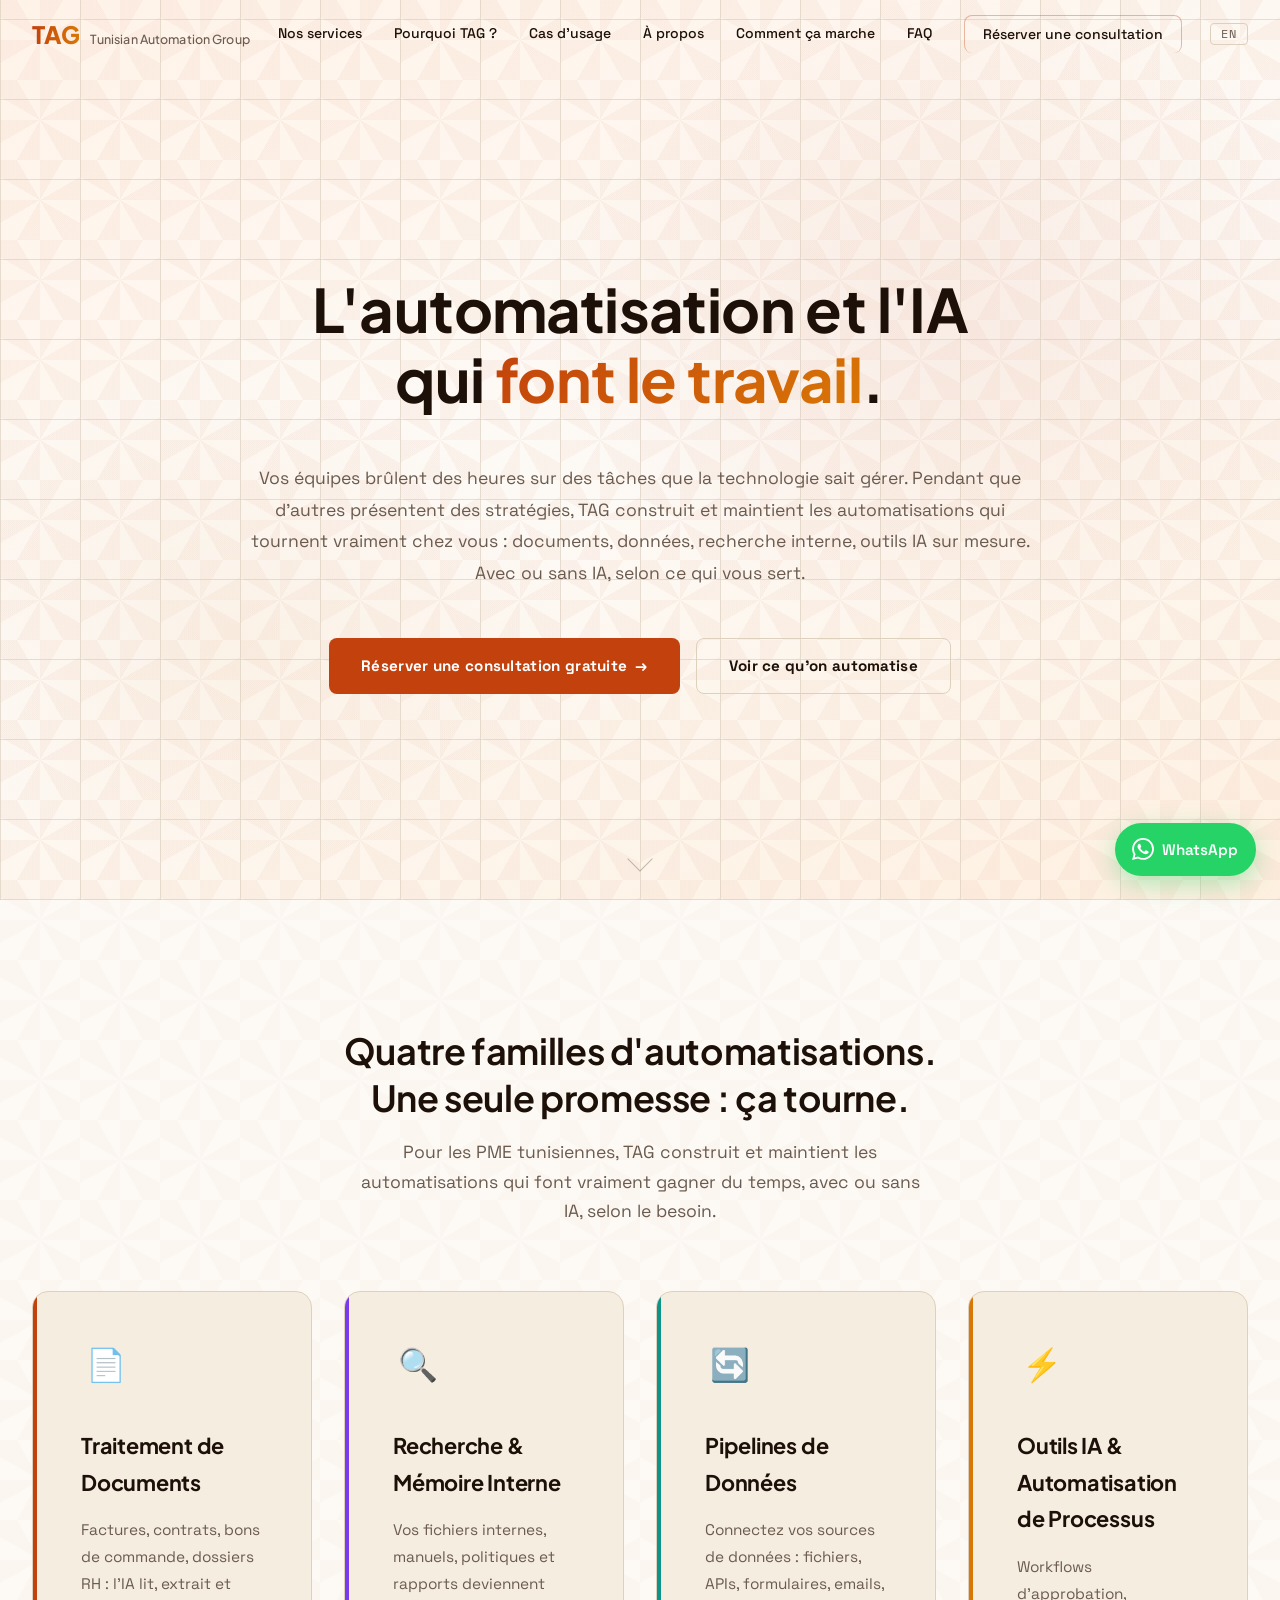
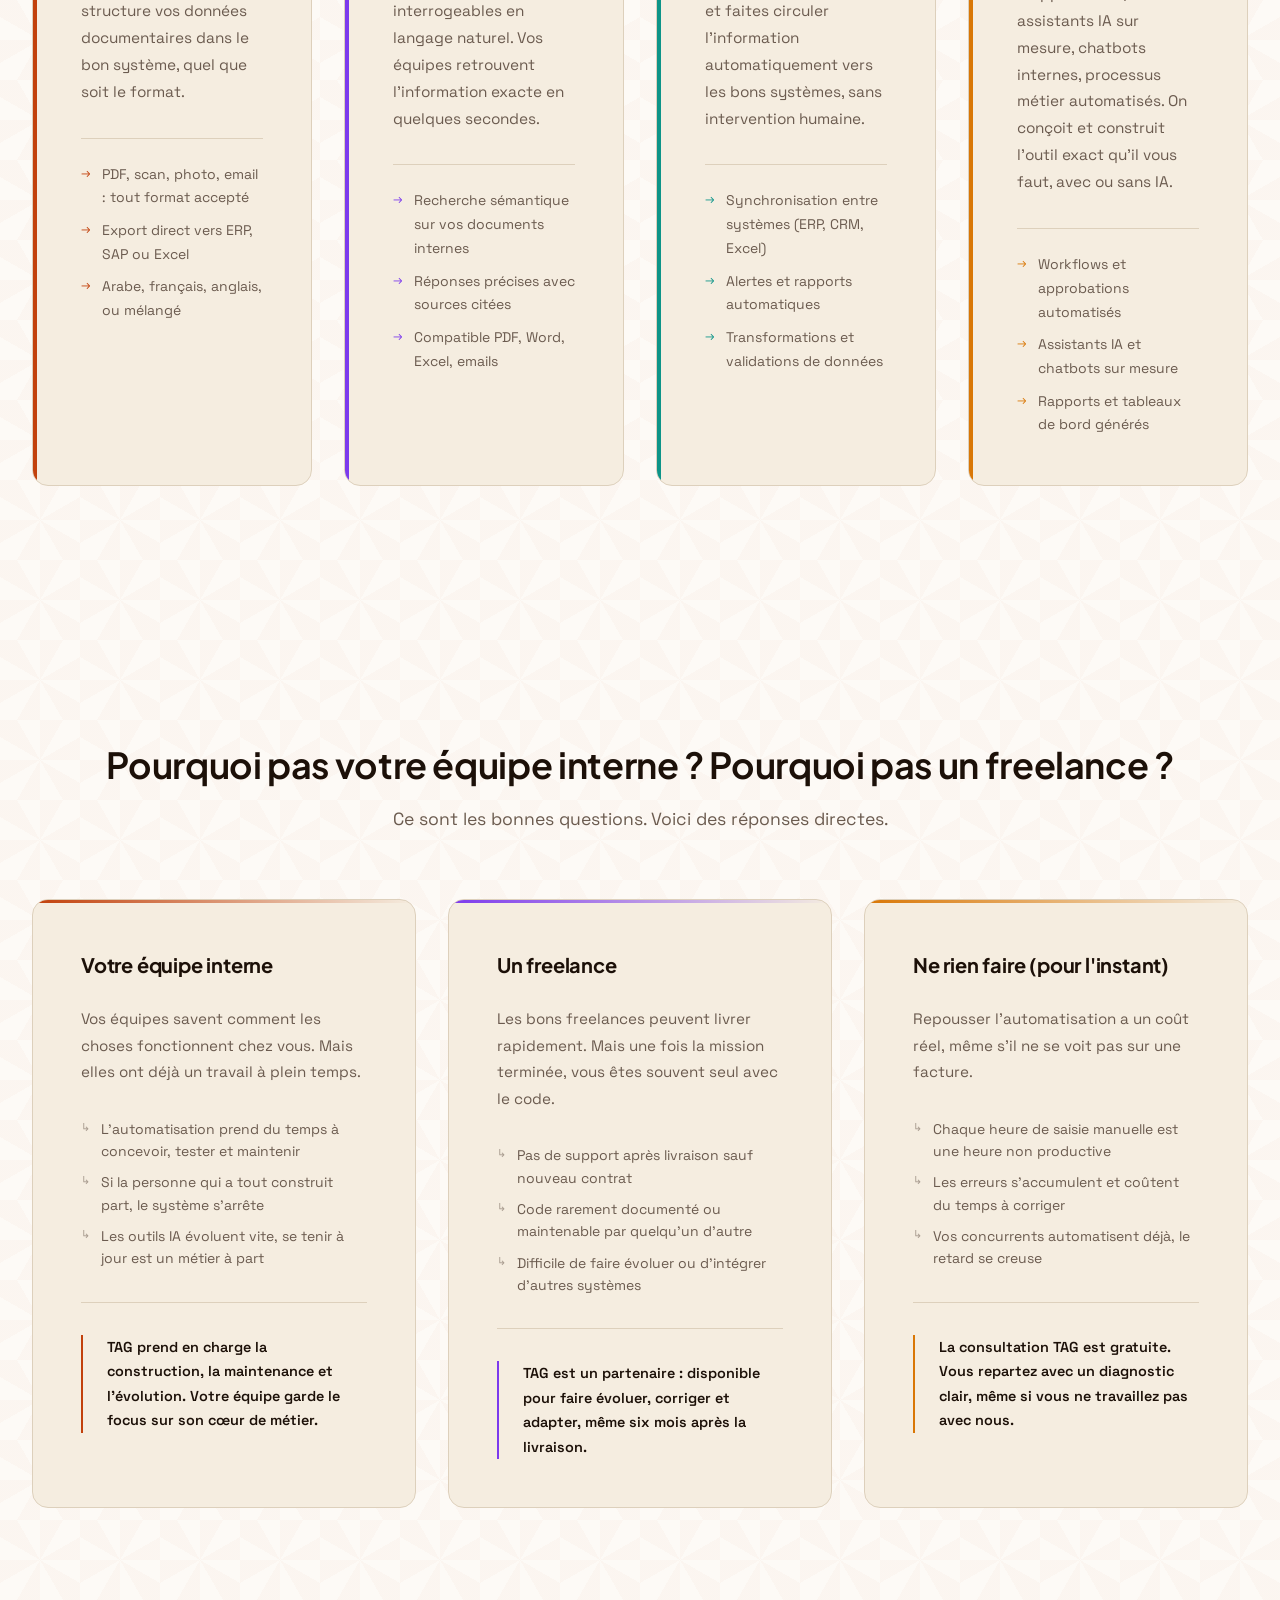
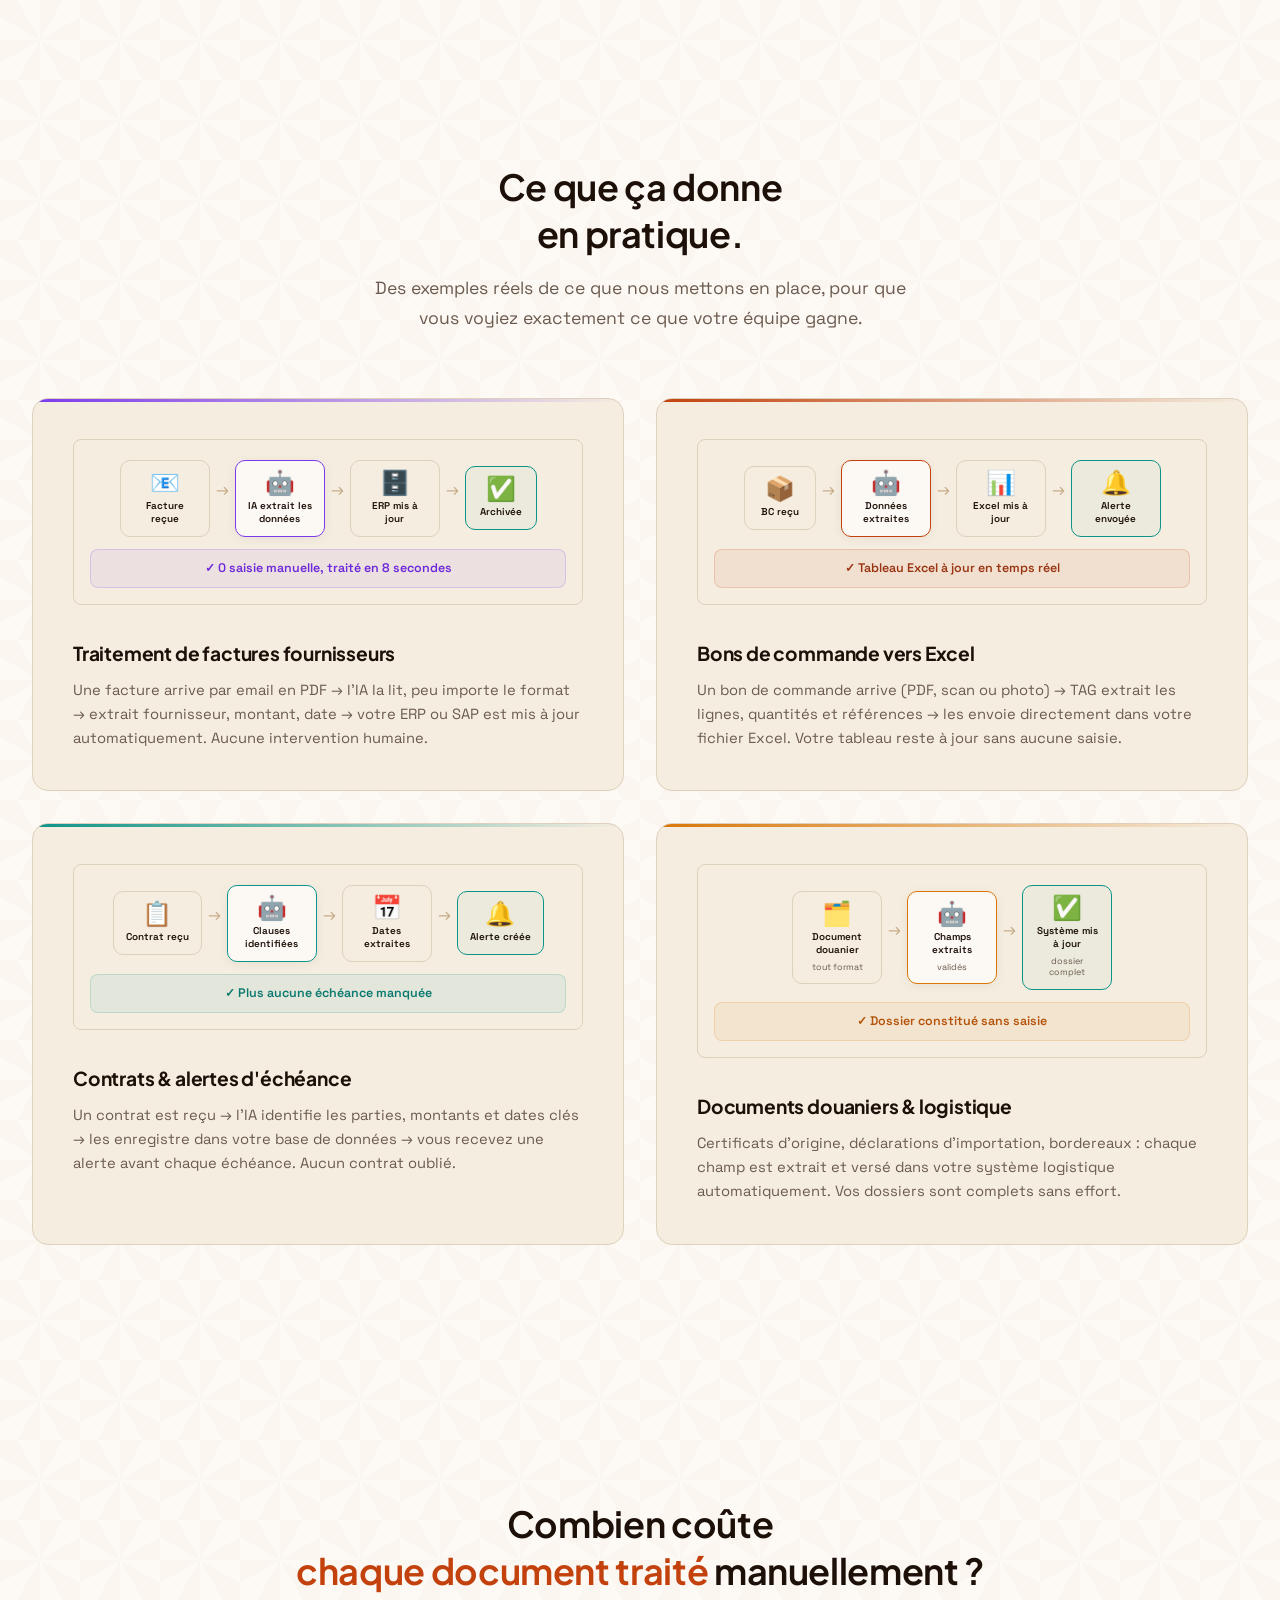
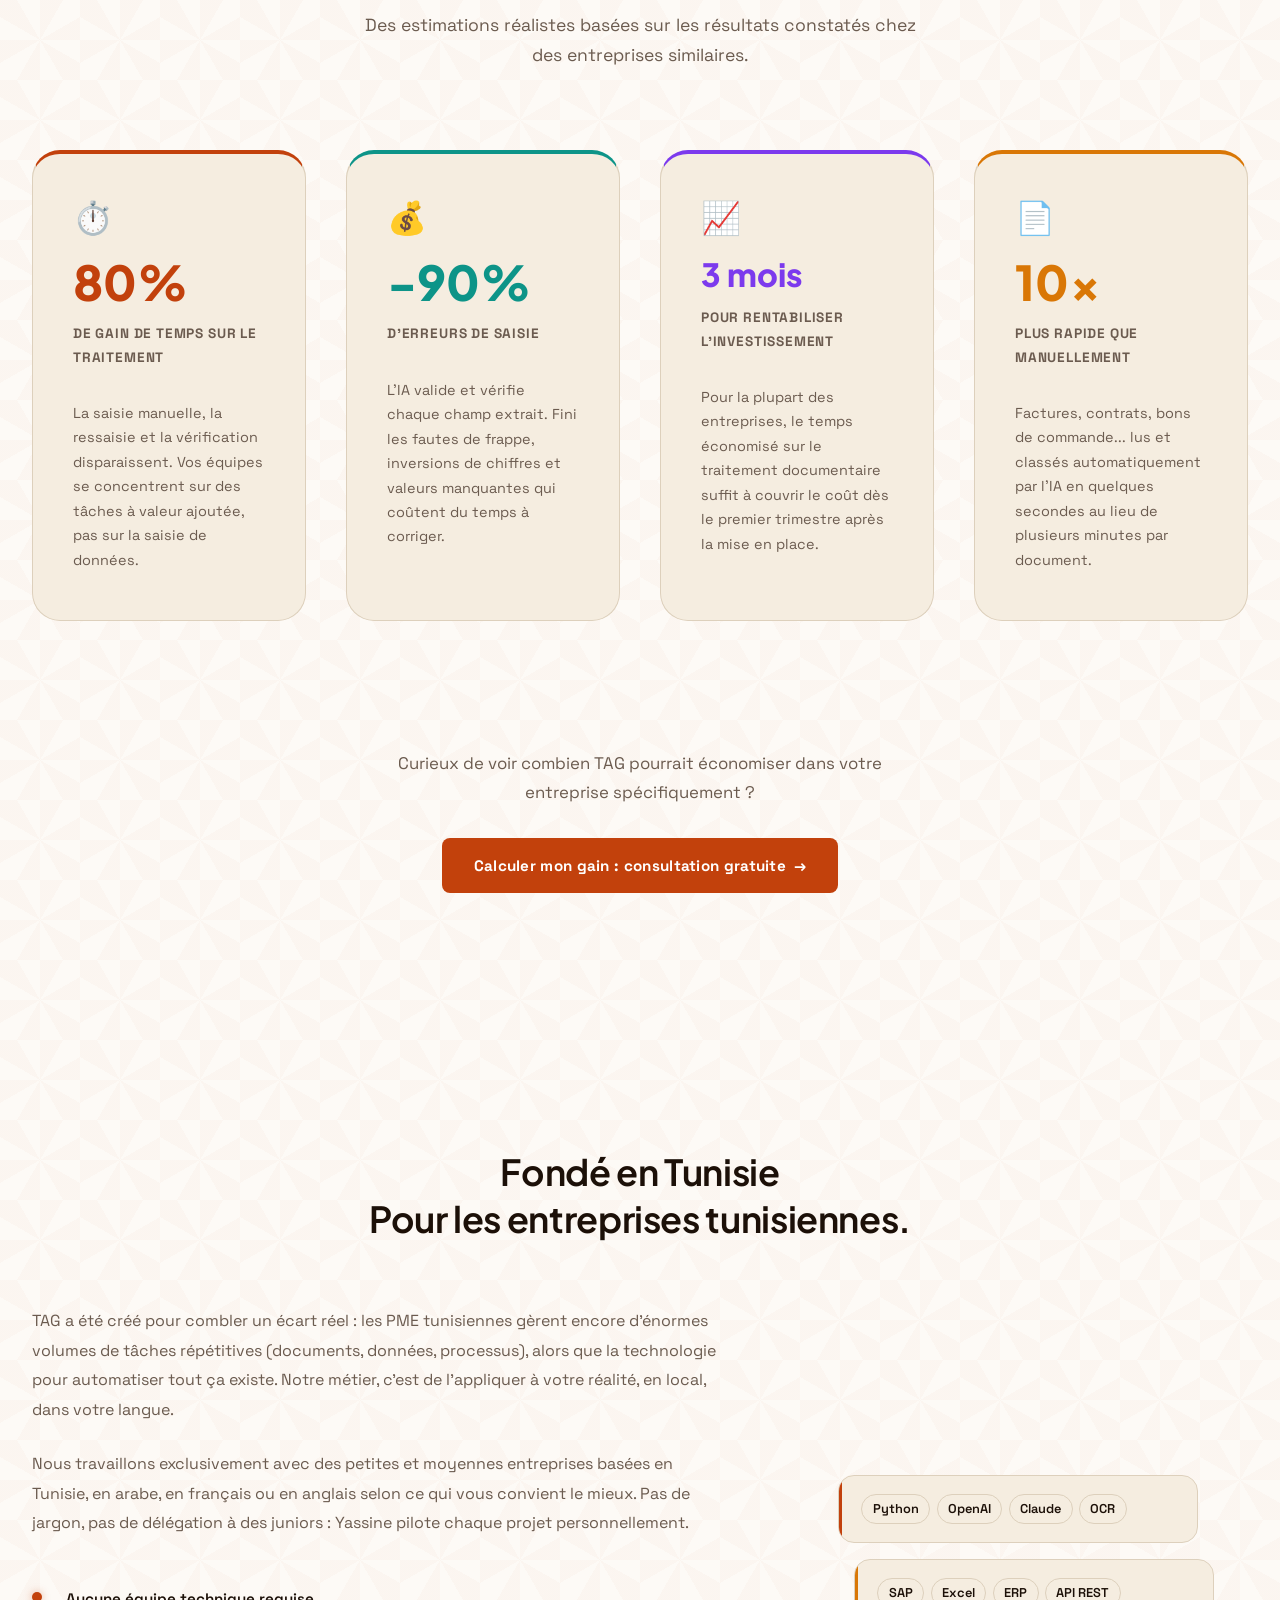
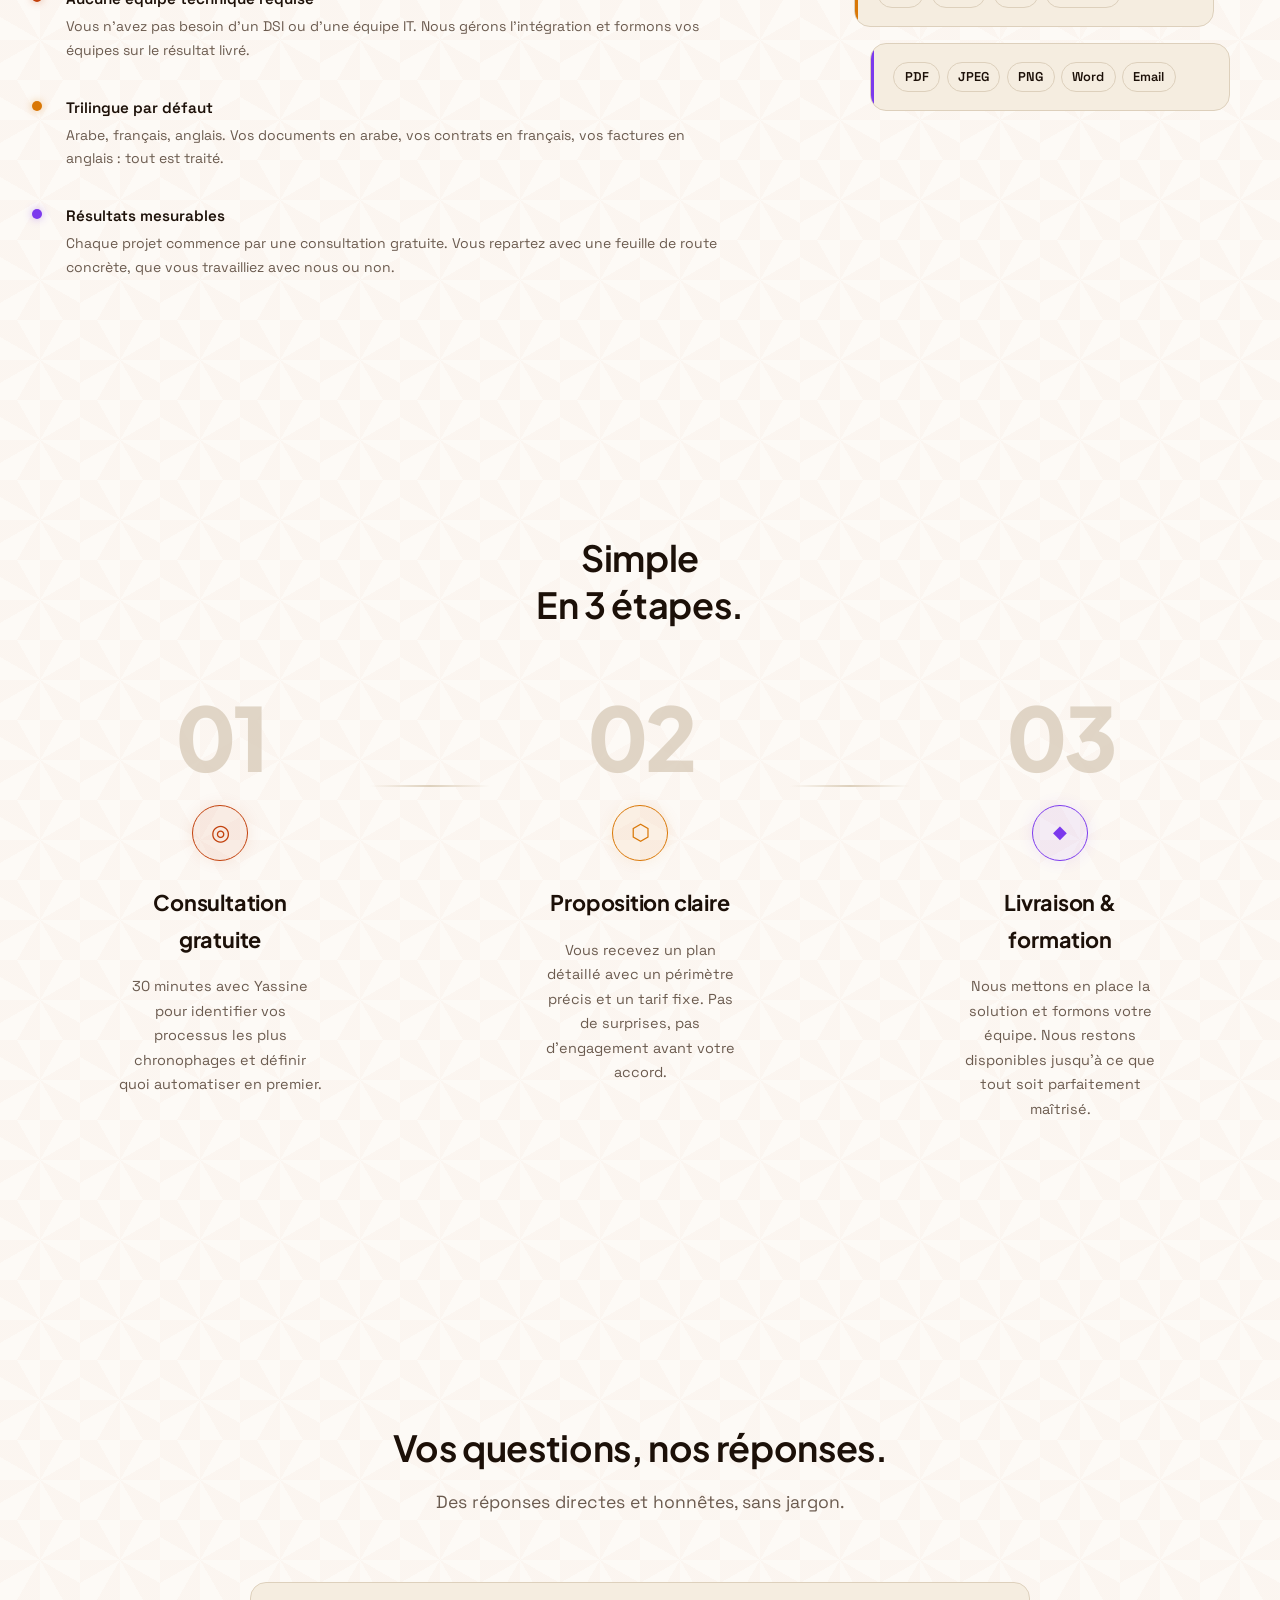
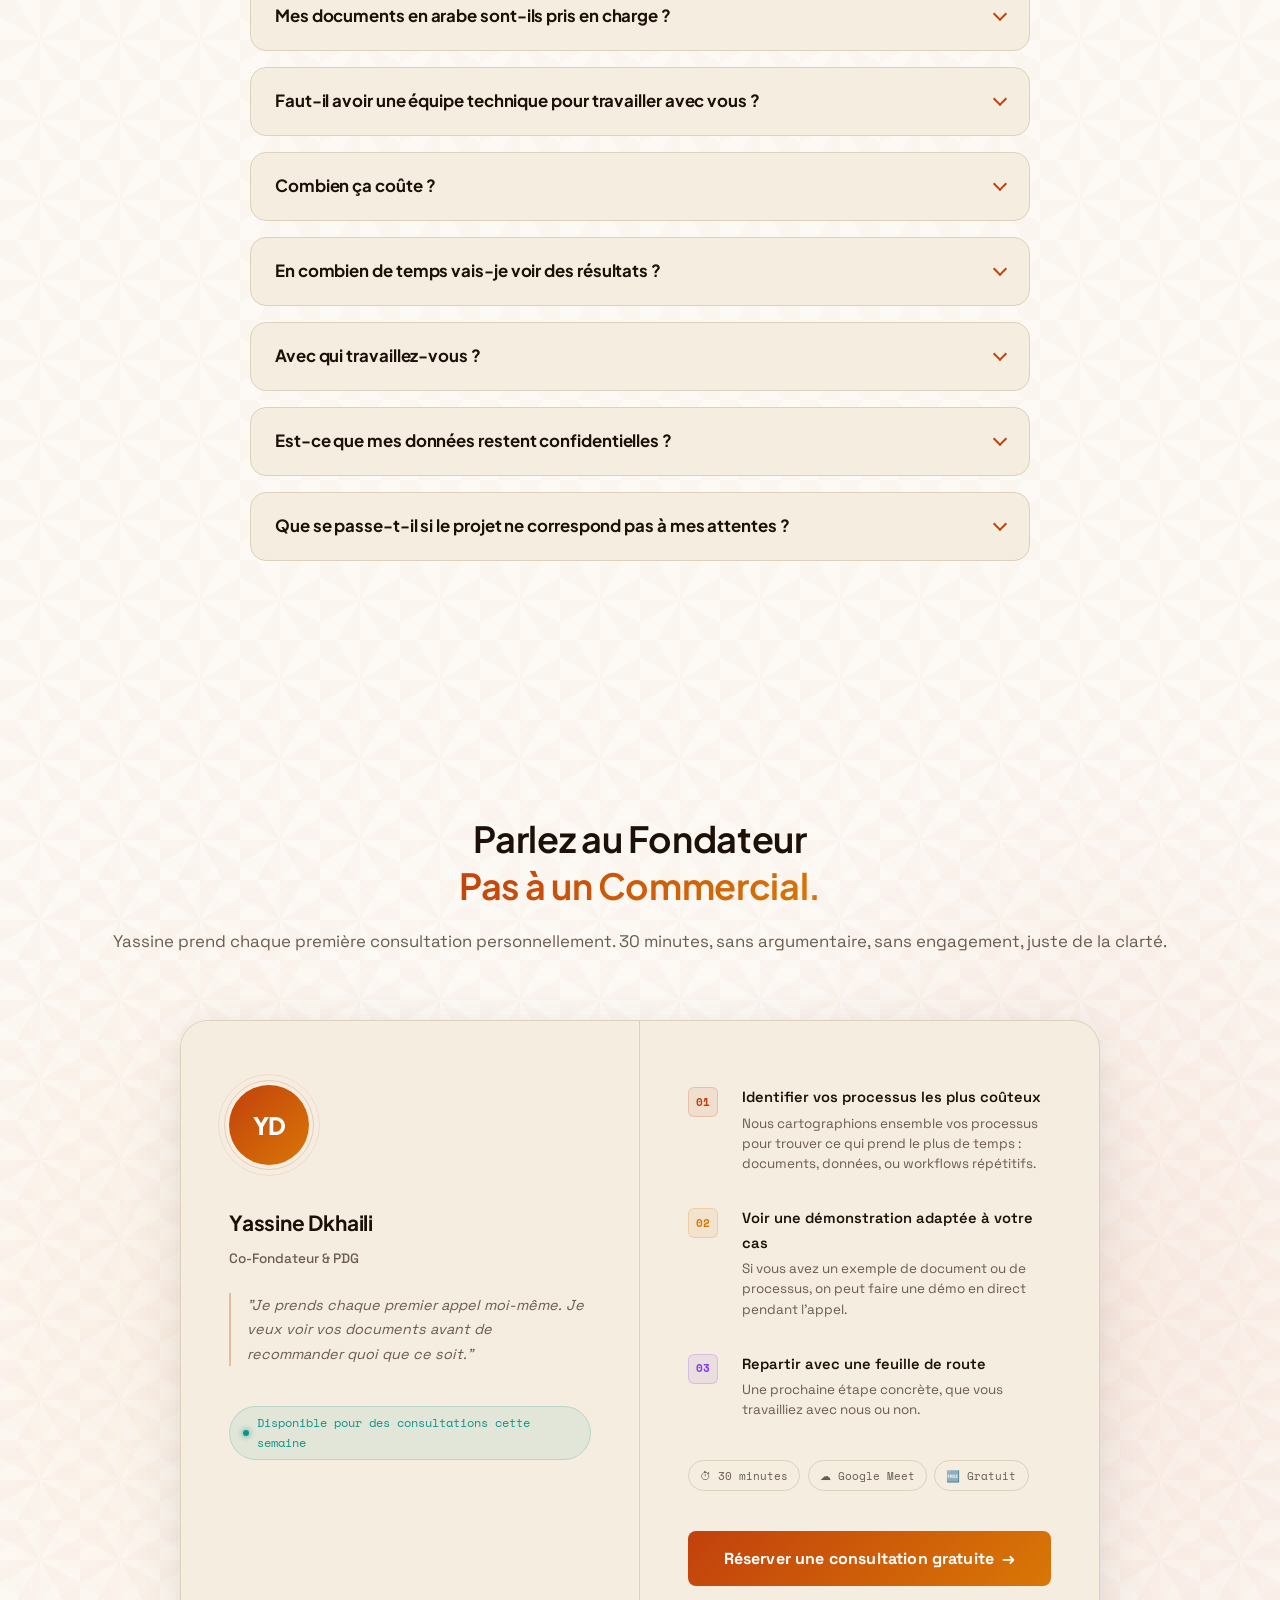
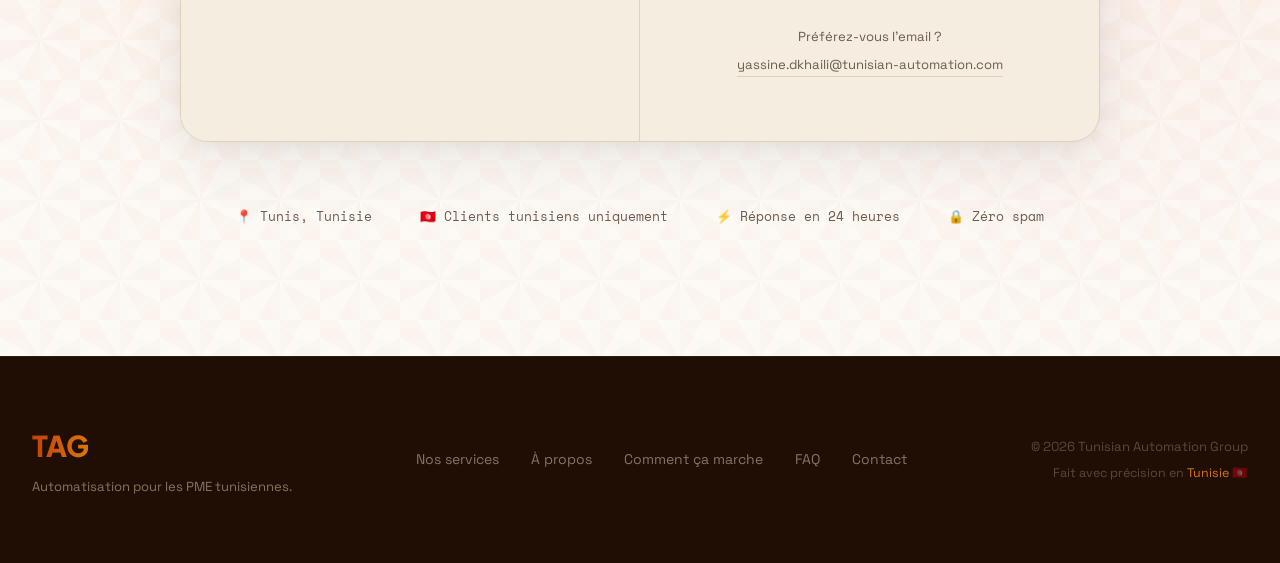
<file: index.html>
<!DOCTYPE html>
<html lang="fr">
<head>
  <!-- Google tag (gtag.js) -->
  <script async src="https://www.googletagmanager.com/gtag/js?id=G-2BYDB9E2QE"></script>
  <script>
    window.dataLayer = window.dataLayer || [];
    function gtag(){dataLayer.push(arguments);}
    gtag('js', new Date());
    gtag('config', 'G-2BYDB9E2QE');
  </script>
  <meta charset="UTF-8">
  <meta name="viewport" content="width=device-width, initial-scale=1.0">
  <meta name="description" content="Tunisian Automation Group : automatisations pour les PME tunisiennes. Traitement de documents, recherche intelligente, pipelines de données, outils IA sur mesure. Construits, intégrés et maintenus en Tunisie.">
  <meta name="theme-color" content="#FFFFFF">
  <meta property="og:title" content="Tunisian Automation Group">
  <meta property="og:description" content="TAG construit et maintient des automatisations concrètes pour les PME tunisiennes — documents, données, recherche interne, outils IA sur mesure.">
  <meta property="og:type" content="website">
  <meta property="og:url" content="https://tunisian-automation.com/">
  <meta name="twitter:card" content="summary_large_image">
  <link rel="canonical" href="https://tunisian-automation.com/">
  <link rel="sitemap" type="application/xml" href="/sitemap.xml">
  <meta name="robots" content="index, follow">
  <meta name="author" content="Tunisian Automation Group">
  <title>Tunisian Automation Group : Automatisation et IA pour les PME Tunisiennes</title>
  <link rel="icon" type="image/svg+xml" href="assets/favicon.svg">
  <link rel="icon" type="image/png" sizes="192x192" href="assets/android-chrome-192x192.png">
  <link rel="icon" type="image/png" sizes="512x512" href="assets/android-chrome-512x512.png">
  <link rel="apple-touch-icon" sizes="180x180" href="assets/apple-touch-icon.png">
  <link rel="preconnect" href="https://fonts.googleapis.com">
  <link rel="preconnect" href="https://fonts.gstatic.com" crossorigin>
  <link href="https://fonts.googleapis.com/css2?family=Plus+Jakarta+Sans:wght@400;500;600;700&family=Space+Grotesk:wght@300;400;500;700&family=Space+Mono:wght@400;700&display=swap" rel="stylesheet">
  <link rel="stylesheet" href="style.css">
  <link href="https://assets.calendly.com/assets/external/widget.css" rel="stylesheet">

  <script type="application/ld+json">
  {
    "@context": "https://schema.org",
    "@type": ["Organization", "ProfessionalService"],
    "name": "Tunisian Automation Group",
    "alternateName": "TAG",
    "url": "https://tunisian-automation.com",
    "description": "Automatisation pour les PME tunisiennes : traitement de documents, recherche intelligente, pipelines de données et outils IA sur mesure. Construits, intégrés et maintenus en Tunisie.",
    "foundingDate": "2026",
    "founder": { "@type": "Person", "name": "Yassine Dkhaili" },
    "address": { "@type": "PostalAddress", "addressCountry": "TN", "addressLocality": "Tunis" },
    "areaServed": { "@type": "Country", "name": "Tunisia" },
    "logo": {
      "@type": "ImageObject",
      "url": "https://tunisian-automation.com/assets/android-chrome-512x512.png",
      "width": 512,
      "height": 512
    },
    "contactPoint": {
      "@type": "ContactPoint",
      "email": "yassine.dkhaili@tunisian-automation.com",
      "contactType": "sales",
      "availableLanguage": ["Arabic", "French", "English"]
    }
  }
  </script>
</head>
<body>

  <!-- ═══ NAVIGATION ═══ -->
  <nav class="nav" aria-label="Main navigation">
    <div class="container nav__inner">
      <a href="#" class="nav__logo" aria-label="Tunisian Automation Group home">
        <span class="nav__logo-tag">TAG</span>
        <span class="nav__logo-full">Tunisian Automation Group</span>
      </a>
      <ul class="nav__links" role="list">
        <li><a href="#services" class="nav__link" data-i18n="nav-services">Nos services</a></li>
        <li><a href="#why-tag" class="nav__link" data-i18n="nav-why-tag">Pourquoi TAG ?</a></li>
        <li><a href="#demos" class="nav__link" data-i18n="nav-demos">Cas d'usage</a></li>
        <li><a href="#about" class="nav__link" data-i18n="nav-about">À propos</a></li>
        <li><a href="#process" class="nav__link" data-i18n="nav-process">Comment ça marche</a></li>
        <li><a href="#faq" class="nav__link" data-i18n="nav-faq">FAQ</a></li>
        <li><a href="#contact" class="nav__link nav__link--cta" data-i18n="nav-cta">Réserver une consultation</a></li>
      </ul>
      <div class="nav__end">
        <button class="lang-toggle" id="langToggle" aria-label="Switch language">EN</button>
        <button class="nav__toggle" aria-label="Ouvrir le menu" aria-expanded="false">
          <span></span><span></span><span></span>
        </button>
      </div>
    </div>
  </nav>

  <main>

    <!-- ═══ HERO ═══ -->
    <section class="hero" aria-label="Hero">
      <div class="hero__bg-zellige" aria-hidden="true"></div>
      <div class="hero__bg-glow" aria-hidden="true"></div>
      <div class="hero__bg-grid" aria-hidden="true"></div>
      <div class="hero__bg-noise" aria-hidden="true"></div>

      <div class="container hero__inner">
        <div class="hero__content">
          <h1 class="hero__headline" data-i18n-html="hero-headline">
            L'automatisation et l'IA<br>qui <span class="hero__headline--accent">font le travail</span>.
          </h1>

          <div class="hero__below-title">
            <p class="hero__body" data-i18n="hero-body">
              Vos équipes brûlent des heures sur des tâches que la technologie sait gérer. Pendant que d'autres présentent des stratégies, TAG construit et maintient les automatisations qui tournent vraiment chez vous : documents, données, recherche interne, outils IA sur mesure. Avec ou sans IA, selon ce qui vous sert.
            </p>
          </div>

          <div class="hero__ctas">
            <a href="#contact" class="btn btn--primary">
              <span data-i18n="hero-cta-primary">Réserver une consultation gratuite</span>
              <span class="btn__arrow" aria-hidden="true">→</span>
            </a>
            <a href="#services" class="btn btn--ghost" data-i18n="hero-cta-ghost">Voir ce qu'on automatise</a>
          </div>

        </div>
      </div>

      <div class="hero__scroll-indicator" aria-hidden="true">
        <div class="hero__scroll-chevron"></div>
      </div>
    </section>

    <!-- ═══ SERVICES ═══ -->
    <section class="services" id="services" aria-labelledby="services-heading">
      <div class="container">
        <div class="section-header">
          <h2 id="services-heading" class="section-title" data-i18n-html="svc-title">Quatre familles d'automatisations.<br>Une seule promesse : ça tourne.</h2>
          <p class="section-body" data-i18n="svc-body">Pour les PME tunisiennes, TAG construit et maintient les automatisations qui font vraiment gagner du temps, avec ou sans IA, selon le besoin.</p>
        </div>

        <div class="services__grid">

          <!-- Factures & Comptabilité -->
          <article class="service-card service-card--cyan">
            <div class="service-card__glow" aria-hidden="true"></div>
            <div class="service-card__accent"></div>
            <div class="service-card__icon" aria-hidden="true">
              <div class="icon-doc"></div>
            </div>
            <h3 class="service-card__title" data-i18n="svc1-title">Traitement de Documents</h3>
            <p class="service-card__body" data-i18n="svc1-body">Factures, contrats, bons de commande, dossiers RH : l'IA lit, extrait et structure vos données documentaires dans le bon système, quel que soit le format.</p>
            <ul class="service-card__features" role="list">
              <li data-i18n="svc1-f1">PDF, scan, photo, email : tout format accepté</li>
              <li data-i18n="svc1-f2">Export direct vers ERP, SAP ou Excel</li>
              <li data-i18n="svc1-f3">Arabe, français, anglais, ou mélangé</li>
            </ul>
          </article>

          <!-- Contrats & Documents Légaux -->
          <article class="service-card service-card--violet">
            <div class="service-card__glow" aria-hidden="true"></div>
            <div class="service-card__accent"></div>
            <div class="service-card__icon" aria-hidden="true">
              <div class="icon-search"></div>
            </div>
            <h3 class="service-card__title" data-i18n="svc2-title">Recherche &amp; Mémoire Interne</h3>
            <p class="service-card__body" data-i18n="svc2-body">Vos fichiers internes, manuels, politiques et rapports deviennent interrogeables en langage naturel. Vos équipes retrouvent l'information exacte en quelques secondes.</p>
            <ul class="service-card__features" role="list">
              <li data-i18n="svc2-f1">Recherche sémantique sur vos documents internes</li>
              <li data-i18n="svc2-f2">Réponses précises avec sources citées</li>
              <li data-i18n="svc2-f3">Compatible PDF, Word, Excel, emails</li>
            </ul>
          </article>

          <!-- Logistique & Commerce -->
          <article class="service-card service-card--emerald">
            <div class="service-card__glow" aria-hidden="true"></div>
            <div class="service-card__accent"></div>
            <div class="service-card__icon" aria-hidden="true">
              <div class="icon-pipeline"></div>
            </div>
            <h3 class="service-card__title" data-i18n="svc3-title">Pipelines de Données</h3>
            <p class="service-card__body" data-i18n="svc3-body">Connectez vos sources de données : fichiers, APIs, formulaires, emails, et faites circuler l'information automatiquement vers les bons systèmes, sans intervention humaine.</p>
            <ul class="service-card__features" role="list">
              <li data-i18n="svc3-f1">Synchronisation entre systèmes (ERP, CRM, Excel)</li>
              <li data-i18n="svc3-f2">Alertes et rapports automatiques</li>
              <li data-i18n="svc3-f3">Transformations et validations de données</li>
            </ul>
          </article>

          <!-- RH & Documents Internes -->
          <article class="service-card service-card--gold">
            <div class="service-card__glow" aria-hidden="true"></div>
            <div class="service-card__accent"></div>
            <div class="service-card__icon" aria-hidden="true">
              <div class="icon-process"></div>
            </div>
            <h3 class="service-card__title" data-i18n="svc4-title">Outils IA &amp; Automatisation de Processus</h3>
            <p class="service-card__body" data-i18n="svc4-body">Workflows d'approbation, assistants IA sur mesure, chatbots internes, processus métier automatisés. On conçoit et construit l'outil exact qu'il vous faut, avec ou sans IA.</p>
            <ul class="service-card__features" role="list">
              <li data-i18n="svc4-f1">Workflows et approbations automatisés</li>
              <li data-i18n="svc4-f2">Assistants IA et chatbots sur mesure</li>
              <li data-i18n="svc4-f3">Rapports et tableaux de bord générés</li>
            </ul>
          </article>

        </div>
      </div>
    </section>

    <!-- ═══ WHY TAG? ═══ -->
    <section class="why-tag" id="why-tag" aria-labelledby="why-tag-heading">
      <div class="container">
        <div class="section-header">
          <h2 id="why-tag-heading" class="section-title" data-i18n="wtag-title">Pourquoi pas votre équipe interne ? Pourquoi pas un freelance ?</h2>
          <p class="section-body" data-i18n="wtag-body">Ce sont les bonnes questions. Voici des réponses directes.</p>
        </div>

        <div class="why-tag__grid">

          <article class="wtag-card wtag-card--cyan">
            <div class="wtag-card__header">

              <h3 class="wtag-card__title" data-i18n="wtag-c1-title">Votre équipe interne</h3>
            </div>
            <p class="wtag-card__situation" data-i18n="wtag-c1-sit">Vos équipes savent comment les choses fonctionnent chez vous. Mais elles ont déjà un travail à plein temps.</p>
            <ul class="wtag-card__list" role="list">
              <li data-i18n="wtag-c1-l1">L'automatisation prend du temps à concevoir, tester et maintenir</li>
              <li data-i18n="wtag-c1-l2">Si la personne qui a tout construit part, le système s'arrête</li>
              <li data-i18n="wtag-c1-l3">Les outils IA évoluent vite, se tenir à jour est un métier à part</li>
            </ul>
            <p class="wtag-card__tag-answer" data-i18n="wtag-c1-ans">TAG prend en charge la construction, la maintenance et l'évolution. Votre équipe garde le focus sur son cœur de métier.</p>
          </article>

          <article class="wtag-card wtag-card--violet">
            <div class="wtag-card__header">

              <h3 class="wtag-card__title" data-i18n="wtag-c2-title">Un freelance</h3>
            </div>
            <p class="wtag-card__situation" data-i18n="wtag-c2-sit">Les bons freelances peuvent livrer rapidement. Mais une fois la mission terminée, vous êtes souvent seul avec le code.</p>
            <ul class="wtag-card__list" role="list">
              <li data-i18n="wtag-c2-l1">Pas de support après livraison sauf nouveau contrat</li>
              <li data-i18n="wtag-c2-l2">Code rarement documenté ou maintenable par quelqu'un d'autre</li>
              <li data-i18n="wtag-c2-l3">Difficile de faire évoluer ou d'intégrer d'autres systèmes</li>
            </ul>
            <p class="wtag-card__tag-answer" data-i18n="wtag-c2-ans">TAG est un partenaire : disponible pour faire évoluer, corriger et adapter, même six mois après la livraison.</p>
          </article>

          <article class="wtag-card wtag-card--gold">
            <div class="wtag-card__header">

              <h3 class="wtag-card__title" data-i18n="wtag-c3-title">Ne rien faire (pour l'instant)</h3>
            </div>
            <p class="wtag-card__situation" data-i18n="wtag-c3-sit">Repousser l'automatisation a un coût réel, même s'il ne se voit pas sur une facture.</p>
            <ul class="wtag-card__list" role="list">
              <li data-i18n="wtag-c3-l1">Chaque heure de saisie manuelle est une heure non productive</li>
              <li data-i18n="wtag-c3-l2">Les erreurs s'accumulent et coûtent du temps à corriger</li>
              <li data-i18n="wtag-c3-l3">Vos concurrents automatisent déjà, le retard se creuse</li>
            </ul>
            <p class="wtag-card__tag-answer" data-i18n="wtag-c3-ans">La consultation TAG est gratuite. Vous repartez avec un diagnostic clair, même si vous ne travaillez pas avec nous.</p>
          </article>

        </div>
      </div>
    </section>

    <!-- ═══ DEMOS ═══ -->
    <section class="demos" id="demos" aria-labelledby="demos-heading">
      <div class="container">
        <div class="section-header">
          <h2 id="demos-heading" class="section-title" data-i18n-html="demo-title">Ce que ça donne<br>en pratique.</h2>
          <p class="section-body" data-i18n="demo-body">Des exemples réels de ce que nous mettons en place, pour que vous voyiez exactement ce que votre équipe gagne.</p>
        </div>

        <div class="demos__grid">

          <!-- TILE 1 — Factures fournisseurs -->
          <article class="demo-tile demo-tile--violet">
            <div class="demo-tile__canvas" aria-hidden="true">
              <div class="demo-flow">
                <div class="demo-flow__step">
                  <div class="demo-flow__icon">📧</div>
                  <span class="demo-flow__label" data-i18n="demo1-s1">Facture reçue</span>
                </div>
                <span class="demo-flow__arrow">→</span>
                <div class="demo-flow__step demo-flow__step--highlight">
                  <div class="demo-flow__icon">🤖</div>
                  <span class="demo-flow__label" data-i18n="demo1-s2">IA extrait les données</span>
                </div>
                <span class="demo-flow__arrow">→</span>
                <div class="demo-flow__step">
                  <div class="demo-flow__icon">🗄️</div>
                  <span class="demo-flow__label" data-i18n="demo1-s3">ERP mis à jour</span>
                </div>
                <span class="demo-flow__arrow">→</span>
                <div class="demo-flow__step demo-flow__step--done">
                  <div class="demo-flow__icon">✅</div>
                  <span class="demo-flow__label" data-i18n="demo1-s4">Archivée</span>
                </div>
              </div>
              <div class="demo-result" data-i18n="demo1-result">✓ 0 saisie manuelle, traité en 8 secondes</div>
            </div>
            <h3 class="demo-tile__title" data-i18n="demo1-title">Traitement de factures fournisseurs</h3>
            <p class="demo-tile__caption" data-i18n="demo1-caption">Une facture arrive par email en PDF → l'IA la lit, peu importe le format → extrait fournisseur, montant, date → votre ERP ou SAP est mis à jour automatiquement. Aucune intervention humaine.</p>
          </article>

          <!-- TILE 2 — Bons de commande vers Excel -->
          <article class="demo-tile demo-tile--cyan">
            <div class="demo-tile__canvas" aria-hidden="true">
              <div class="demo-flow">
                <div class="demo-flow__step">
                  <div class="demo-flow__icon">📦</div>
                  <span class="demo-flow__label" data-i18n="demo2-s1">BC reçu</span>
                </div>
                <span class="demo-flow__arrow">→</span>
                <div class="demo-flow__step demo-flow__step--highlight">
                  <div class="demo-flow__icon">🤖</div>
                  <span class="demo-flow__label" data-i18n="demo2-s2">Données extraites</span>
                </div>
                <span class="demo-flow__arrow">→</span>
                <div class="demo-flow__step">
                  <div class="demo-flow__icon">📊</div>
                  <span class="demo-flow__label" data-i18n="demo2-s3">Excel mis à jour</span>
                </div>
                <span class="demo-flow__arrow">→</span>
                <div class="demo-flow__step demo-flow__step--done">
                  <div class="demo-flow__icon">🔔</div>
                  <span class="demo-flow__label" data-i18n="demo2-s4">Alerte envoyée</span>
                </div>
              </div>
              <div class="demo-result" data-i18n="demo2-result">✓ Tableau Excel à jour en temps réel</div>
            </div>
            <h3 class="demo-tile__title" data-i18n="demo2-title">Bons de commande vers Excel</h3>
            <p class="demo-tile__caption" data-i18n="demo2-caption">Un bon de commande arrive (PDF, scan ou photo) → TAG extrait les lignes, quantités et références → les envoie directement dans votre fichier Excel. Votre tableau reste à jour sans aucune saisie.</p>
          </article>

          <!-- TILE 3 — Contrats & dates d'échéance -->
          <article class="demo-tile demo-tile--emerald">
            <div class="demo-tile__canvas" aria-hidden="true">
              <div class="demo-flow">
                <div class="demo-flow__step">
                  <div class="demo-flow__icon">📋</div>
                  <span class="demo-flow__label" data-i18n="demo3-s1">Contrat reçu</span>
                </div>
                <span class="demo-flow__arrow">→</span>
                <div class="demo-flow__step demo-flow__step--highlight">
                  <div class="demo-flow__icon">🤖</div>
                  <span class="demo-flow__label" data-i18n="demo3-s2">Clauses identifiées</span>
                </div>
                <span class="demo-flow__arrow">→</span>
                <div class="demo-flow__step">
                  <div class="demo-flow__icon">📅</div>
                  <span class="demo-flow__label" data-i18n="demo3-s3">Dates extraites</span>
                </div>
                <span class="demo-flow__arrow">→</span>
                <div class="demo-flow__step demo-flow__step--done">
                  <div class="demo-flow__icon">🔔</div>
                  <span class="demo-flow__label" data-i18n="demo3-s4">Alerte créée</span>
                </div>
              </div>
              <div class="demo-result" data-i18n="demo3-result">✓ Plus aucune échéance manquée</div>
            </div>
            <h3 class="demo-tile__title" data-i18n="demo3-title">Contrats &amp; alertes d'échéance</h3>
            <p class="demo-tile__caption" data-i18n="demo3-caption">Un contrat est reçu → l'IA identifie les parties, montants et dates clés → les enregistre dans votre base de données → vous recevez une alerte avant chaque échéance. Aucun contrat oublié.</p>
          </article>

          <!-- TILE 4 — Documents douaniers -->
          <article class="demo-tile demo-tile--gold">
            <div class="demo-tile__canvas" aria-hidden="true">
              <div class="demo-flow">
                <div class="demo-flow__step">
                  <div class="demo-flow__icon">🗂️</div>
                  <span class="demo-flow__label" data-i18n="demo4-s1">Document douanier</span>
                  <span class="demo-flow__sublabel" data-i18n="demo4-s1b">tout format</span>
                </div>
                <span class="demo-flow__arrow">→</span>
                <div class="demo-flow__step demo-flow__step--highlight">
                  <div class="demo-flow__icon">🤖</div>
                  <span class="demo-flow__label" data-i18n="demo4-s2">Champs extraits</span>
                  <span class="demo-flow__sublabel" data-i18n="demo4-s2b">validés</span>
                </div>
                <span class="demo-flow__arrow">→</span>
                <div class="demo-flow__step demo-flow__step--done">
                  <div class="demo-flow__icon">✅</div>
                  <span class="demo-flow__label" data-i18n="demo4-s3">Système mis à jour</span>
                  <span class="demo-flow__sublabel" data-i18n="demo4-s3b">dossier complet</span>
                </div>
              </div>
              <div class="demo-result" data-i18n="demo4-result">✓ Dossier constitué sans saisie</div>
            </div>
            <h3 class="demo-tile__title" data-i18n="demo4-title">Documents douaniers &amp; logistique</h3>
            <p class="demo-tile__caption" data-i18n="demo4-caption">Certificats d'origine, déclarations d'importation, bordereaux : chaque champ est extrait et versé dans votre système logistique automatiquement. Vos dossiers sont complets sans effort.</p>
          </article>

        </div>
      </div>
    </section>

    <!-- ═══ ROI / SAVINGS ═══ -->
    <section class="savings" id="savings" aria-labelledby="savings-heading">
      <div class="container">
        <div class="section-header">
          <h2 id="savings-heading" class="section-title" data-i18n-html="savings-title">Combien coûte<br><span style="color:var(--color-cyan)">chaque document traité</span> manuellement ?</h2>
          <p class="section-body" data-i18n="savings-body">Des estimations réalistes basées sur les résultats constatés chez des entreprises similaires.</p>
        </div>

        <div class="savings__grid">

          <div class="savings__card savings__card--time">
            <div class="savings__icon">⏱️</div>
            <div class="savings__stat">80%</div>
            <div class="savings__stat-label" data-i18n="sav1-label">de gain de temps sur le traitement</div>
            <p class="savings__desc" data-i18n="sav1-desc">La saisie manuelle, la ressaisie et la vérification disparaissent. Vos équipes se concentrent sur des tâches à valeur ajoutée, pas sur la saisie de données.</p>
          </div>

          <div class="savings__card savings__card--money">
            <div class="savings__icon">💰</div>
            <div class="savings__stat">-90%</div>
            <div class="savings__stat-label" data-i18n="sav2-label">d'erreurs de saisie</div>
            <p class="savings__desc" data-i18n="sav2-desc">L'IA valide et vérifie chaque champ extrait. Fini les fautes de frappe, inversions de chiffres et valeurs manquantes qui coûtent du temps à corriger.</p>
          </div>

          <div class="savings__card savings__card--roi">
            <div class="savings__icon">📈</div>
            <div class="savings__stat savings__stat--roi-val" data-i18n="sav3-stat">3 mois</div>
            <div class="savings__stat-label" data-i18n="sav3-label">pour rentabiliser l'investissement</div>
            <p class="savings__desc" data-i18n="sav3-desc">Pour la plupart des entreprises, le temps économisé sur le traitement documentaire suffit à couvrir le coût dès le premier trimestre après la mise en place.</p>
          </div>

          <div class="savings__card savings__card--docs">
            <div class="savings__icon">📄</div>
            <div class="savings__stat">10×</div>
            <div class="savings__stat-label" data-i18n="sav4-label">plus rapide que manuellement</div>
            <p class="savings__desc" data-i18n="sav4-desc">Factures, contrats, bons de commande... lus et classés automatiquement par l'IA en quelques secondes au lieu de plusieurs minutes par document.</p>
          </div>

        </div>

        <div class="savings__cta">
          <p class="savings__cta-text" data-i18n="savings-cta-text">Curieux de voir combien TAG pourrait économiser dans votre entreprise spécifiquement ?</p>
          <a href="#contact" class="btn btn--primary">
            <span data-i18n="savings-cta-btn">Calculer mon gain : consultation gratuite</span>
            <span class="btn__arrow" aria-hidden="true">→</span>
          </a>
        </div>

      </div>
    </section>

    <!-- ═══ ABOUT ═══ -->
    <section class="about" id="about" aria-labelledby="about-heading">
      <div class="container">
        <div class="section-header">
          <h2 id="about-heading" class="section-title" data-i18n-html="about-title">Fondé en Tunisie<br>Pour les entreprises tunisiennes.</h2>
        </div>
      </div>
      <div class="container about__inner">
        <div class="about__content">
          <p class="about__body" data-i18n="about-body1">
            TAG a été créé pour combler un écart réel : les entreprises tunisiennes gèrent encore d'énormes volumes de documents manuellement, alors que la technologie pour automatiser tout ça existe et est accessible. Nous l'appliquons à votre réalité.
          </p>
          <p class="about__body" data-i18n="about-body2">
            Nous travaillons exclusivement avec des petites et moyennes entreprises basées en Tunisie, en arabe, en français ou en anglais selon ce qui vous convient le mieux. Pas de jargon, pas de délégation à des juniors : Yassine pilote chaque projet personnellement.
          </p>
          <div class="about__proofs">
            <div class="about__proof">
              <div class="about__proof-icon about__proof-icon--cyan" aria-hidden="true"></div>
              <div>
                <strong data-i18n="about-p1-strong">Aucune équipe technique requise</strong>
                <p data-i18n="about-p1-p">Vous n'avez pas besoin d'un DSI ou d'une équipe IT. Nous gérons l'intégration et formons vos équipes sur le résultat livré.</p>
              </div>
            </div>
            <div class="about__proof">
              <div class="about__proof-icon about__proof-icon--gold" aria-hidden="true"></div>
              <div>
                <strong data-i18n="about-p2-strong">Trilingue par défaut</strong>
                <p data-i18n="about-p2-p">Arabe, français, anglais. Vos documents en arabe, vos contrats en français, vos factures en anglais : tout est traité.</p>
              </div>
            </div>
            <div class="about__proof">
              <div class="about__proof-icon about__proof-icon--violet" aria-hidden="true"></div>
              <div>
                <strong data-i18n="about-p3-strong">Résultats mesurables</strong>
                <p data-i18n="about-p3-p">Chaque projet commence par une consultation gratuite. Vous repartez avec une feuille de route concrète, que vous travailliez avec nous ou non.</p>
              </div>
            </div>
          </div>
        </div>

        <div class="about__visual" aria-hidden="true">
          <div class="about__stack">
            <div class="about__stack-card about__stack-card--cyan">
              <div class="about__stack-tools">
                <span>Python</span><span>OpenAI</span><span>Claude</span><span>OCR</span>
              </div>
            </div>
            <div class="about__stack-card about__stack-card--gold">
              <div class="about__stack-tools">
                <span>SAP</span><span>Excel</span><span>ERP</span><span>API REST</span>
              </div>
            </div>
            <div class="about__stack-card about__stack-card--violet">
              <div class="about__stack-tools">
                <span>PDF</span><span>JPEG</span><span>PNG</span><span>Word</span><span>Email</span>
              </div>
            </div>
          </div>
        </div>
      </div>
    </section>

    <!-- ═══ PROCESS ═══ -->
    <section class="process" id="process" aria-labelledby="process-heading">
      <div class="container">
        <div class="section-header">
          <h2 id="process-heading" class="section-title" data-i18n-html="proc-title">Simple<br>En 3 étapes.</h2>
        </div>

        <div class="process__steps">

          <div class="process__step">
            <div class="process__step-num" aria-hidden="true">01</div>
            <div class="process__step-icon" aria-hidden="true">
              <div class="picon-discover"></div>
            </div>
            <h3 class="process__step-title" data-i18n="proc-s1-title">Consultation gratuite</h3>
            <p class="process__step-body" data-i18n="proc-s1-body">30 minutes avec Yassine pour identifier vos flux documentaires les plus chronophages et définir quoi automatiser en premier.</p>
          </div>

          <div class="process__connector" aria-hidden="true"></div>

          <div class="process__step">
            <div class="process__step-num" aria-hidden="true">02</div>
            <div class="process__step-icon" aria-hidden="true">
              <div class="picon-design"></div>
            </div>
            <h3 class="process__step-title" data-i18n="proc-s2-title">Proposition claire</h3>
            <p class="process__step-body" data-i18n="proc-s2-body">Vous recevez un plan détaillé avec un périmètre précis et un tarif fixe. Pas de surprises, pas d'engagement avant votre accord.</p>
          </div>

          <div class="process__connector" aria-hidden="true"></div>

          <div class="process__step">
            <div class="process__step-num" aria-hidden="true">03</div>
            <div class="process__step-icon" aria-hidden="true">
              <div class="picon-deploy"></div>
            </div>
            <h3 class="process__step-title" data-i18n="proc-s3-title">Livraison &amp; formation</h3>
            <p class="process__step-body" data-i18n="proc-s3-body">Nous mettons en place la solution et formons votre équipe. Nous restons disponibles jusqu'à ce que tout soit parfaitement maîtrisé.</p>
          </div>

        </div>
      </div>
    </section>

    <!-- ═══ FAQ ═══ -->
    <section class="faq" id="faq" aria-labelledby="faq-heading">
      <div class="container">
        <div class="section-header">
          <h2 id="faq-heading" class="section-title" data-i18n="faq-title">Vos questions, nos réponses.</h2>
          <p class="section-body" data-i18n="faq-body">Des réponses directes et honnêtes, sans jargon.</p>
        </div>

        <div class="faq__list">

          <details class="faq__item">
            <summary class="faq__q" data-i18n="faq-q1">Mes documents en arabe sont-ils pris en charge ?</summary>
            <div class="faq__a">
              <p data-i18n="faq-a1">Oui. Notre solution traite les documents en arabe, en français et en anglais. Les documents en format mixte (arabe + français sur la même page, par exemple) sont également gérés. Vos factures en arabe, bons de commande en français, contrats en anglais : tout est accepté.</p>
            </div>
          </details>

          <details class="faq__item">
            <summary class="faq__q" data-i18n="faq-q2">Faut-il avoir une équipe technique pour travailler avec vous ?</summary>
            <div class="faq__a">
              <p data-i18n="faq-a2">Pas du tout. Vous n'avez pas besoin d'un DSI ni d'une équipe IT. Nous gérons l'intégration avec votre ERP ou votre Excel, et nous formons vos équipes sur le résultat livré. L'objectif : que votre équipe soit autonome dès la mise en production.</p>
            </div>
          </details>

          <details class="faq__item">
            <summary class="faq__q" data-i18n="faq-q3">Combien ça coûte ?</summary>
            <div class="faq__a">
              <p data-i18n="faq-a3">La consultation de découverte est toujours gratuite. Après avoir compris votre besoin, vous recevez une proposition écrite avec un périmètre et un prix fixes, avant de vous engager. Pas de frais cachés, pas de mauvaises surprises.</p>
            </div>
          </details>

          <details class="faq__item">
            <summary class="faq__q" data-i18n="faq-q4">En combien de temps vais-je voir des résultats ?</summary>
            <div class="faq__a">
              <p data-i18n="faq-a4">Pour le traitement documentaire, les premiers résultats sont visibles dès la première semaine après la mise en place. La configuration initiale prend 2 à 5 jours selon la complexité et le volume de vos documents.</p>
            </div>
          </details>

          <details class="faq__item">
            <summary class="faq__q" data-i18n="faq-q5">Avec qui travaillez-vous ?</summary>
            <div class="faq__a">
              <p data-i18n="faq-a5">Exclusivement avec des petites et moyennes entreprises basées en Tunisie. Ce choix nous permet de maintenir des tarifs adaptés au marché local, d'être disponibles dans vos fuseaux horaires et de travailler dans votre langue.</p>
            </div>
          </details>

          <details class="faq__item">
            <summary class="faq__q" data-i18n="faq-q6">Est-ce que mes données restent confidentielles ?</summary>
            <div class="faq__a">
              <p data-i18n="faq-a6">Oui. Vos documents sont traités en toute confidentialité. Nous ne stockons aucun document au-delà de la durée nécessaire au traitement. Un accord de confidentialité (NDA) peut être signé avant même de commencer la consultation si vous le souhaitez.</p>
            </div>
          </details>

          <details class="faq__item">
            <summary class="faq__q" data-i18n="faq-q7">Que se passe-t-il si le projet ne correspond pas à mes attentes ?</summary>
            <div class="faq__a">
              <p data-i18n="faq-a7">Le travail payant ne commence qu'après une proposition écrite que vous avez validée. Si le périmètre évolue, nous l'ajustons ensemble avant d'avancer. Pas d'engagement long, pas de renouvellement automatique.</p>
            </div>
          </details>

        </div>
      </div>
    </section>

    <!-- ═══ BOOKING ═══ -->
    <section class="booking" id="contact" aria-labelledby="booking-heading">
      <div class="booking__bg-zellige" aria-hidden="true"></div>
      <div class="booking__glow" aria-hidden="true"></div>

      <div class="container booking__inner">

        <div class="booking__header">
          <h2 id="booking-heading" class="section-title" data-i18n-html="book-title">Parlez au Fondateur<br><span class="booking__title-accent">Pas à un Commercial.</span></h2>
          <p class="booking__subtitle" data-i18n="book-subtitle">Yassine prend chaque première consultation personnellement. 30 minutes, sans argumentaire, sans engagement, juste de la clarté.</p>
        </div>

        <div class="booking__card">

          <div class="booking__profile">
            <div class="booking__avatar-wrap">
              <div class="booking__avatar">YD</div>
              <div class="booking__avatar-ring" aria-hidden="true"></div>
              <div class="booking__avatar-ring booking__avatar-ring--2" aria-hidden="true"></div>
            </div>

            <div class="booking__profile-text">
              <h3 class="booking__name">Yassine Dkhaili</h3>
              <p class="booking__role" data-i18n="book-role">Co-Fondateur &amp; PDG</p>
              <blockquote class="booking__quote" data-i18n="book-quote">
                "Je prends chaque premier appel moi-même. Je veux voir vos documents avant de recommander quoi que ce soit."
              </blockquote>
            </div>

            <div class="booking__live">
              <span class="booking__dot" aria-hidden="true"></span>
              <span data-i18n="book-live">Disponible pour des consultations cette semaine</span>
            </div>
          </div>

          <div class="booking__divider" aria-hidden="true"></div>

          <div class="booking__action">
            <div class="booking__details">
              <div class="booking__detail">
                <span class="booking__detail-num booking__detail-num--cyan">01</span>
                <div>
                  <strong data-i18n="book-d1-strong">Identifier vos flux documentaires les plus coûteux</strong>
                  <p data-i18n="book-d1-p">Nous cartographions ensemble vos processus pour trouver les documents qui prennent le plus de temps à traiter manuellement.</p>
                </div>
              </div>
              <div class="booking__detail">
                <span class="booking__detail-num booking__detail-num--gold">02</span>
                <div>
                  <strong data-i18n="book-d2-strong">Voir une démonstration avec vos propres documents</strong>
                  <p data-i18n="book-d2-p">Si vous avez un exemple de facture ou bon de commande, on peut faire une démo en direct pendant l'appel.</p>
                </div>
              </div>
              <div class="booking__detail">
                <span class="booking__detail-num booking__detail-num--violet">03</span>
                <div>
                  <strong data-i18n="book-d3-strong">Repartir avec une feuille de route</strong>
                  <p data-i18n="book-d3-p">Une prochaine étape concrète, que vous travailliez avec nous ou non.</p>
                </div>
              </div>
            </div>

            <div class="booking__meta">
              <span class="booking__pill" data-i18n="book-pill1">⏱ 30 minutes</span>
              <span class="booking__pill" data-i18n="book-pill2">☁ Google Meet</span>
              <span class="booking__pill" data-i18n="book-pill3">🆓 Gratuit</span>
            </div>

            <button
              class="btn btn--booking"
              onclick="Calendly.initPopupWidget({url:'https://calendly.com/yassine-dkhaili-tunisian-automation/30min'});return false;"
              aria-label="Ouvrir le calendrier pour réserver une consultation avec Yassine"
            >
              <span data-i18n="book-cta">Réserver une consultation gratuite</span>
              <span class="btn__arrow" aria-hidden="true">→</span>
            </button>

            <p class="booking__fallback">
              <span data-i18n="book-fallback">Préférez-vous l'email ?</span>
              <a href="mailto:yassine.dkhaili@tunisian-automation.com?subject=Demande%20de%20consultation" class="booking__fallback-link">
                yassine.dkhaili@tunisian-automation.com
              </a>
            </p>
          </div>

        </div>

        <div class="booking__footer-meta">
          <span data-i18n="book-meta1">📍 Tunis, Tunisie</span>
          <span data-i18n="book-meta2">🇹🇳 Clients tunisiens uniquement</span>
          <span data-i18n="book-meta3">⚡ Réponse en 24 heures</span>
          <span data-i18n="book-meta4">🔒 Zéro spam</span>
        </div>

      </div>
    </section>

  </main>

  <!-- ═══ FOOTER ═══ -->
  <footer class="footer" aria-label="Site footer">
    <div class="container footer__inner">
      <div class="footer__brand">
        <span class="footer__logo">TAG</span>
        <p class="footer__tagline" data-i18n="foot-tagline">Automatisation pour les PME tunisiennes.</p>
      </div>
      <nav class="footer__nav" aria-label="Footer navigation">
        <a href="#services" class="footer__link" data-i18n="foot-services">Nos services</a>
        <a href="#about" class="footer__link" data-i18n="foot-about">À propos</a>
        <a href="#process" class="footer__link" data-i18n="foot-process">Comment ça marche</a>
        <a href="#faq" class="footer__link" data-i18n="foot-faq">FAQ</a>
        <a href="#contact" class="footer__link" data-i18n="foot-contact">Contact</a>
      </nav>
      <div class="footer__right">
        <p class="footer__copy" data-i18n="foot-copy">© 2026 Tunisian Automation Group</p>
        <p class="footer__made" data-i18n-html="foot-made">Fait avec précision en <span class="t-gold">Tunisie</span> 🇹🇳</p>
      </div>
    </div>
  </footer>

  <a href="https://wa.me/4915205429559?text=Bonjour%2C%20j%27ai%20vu%20le%20site%20TAG%20et%20j%27aimerais%20en%20savoir%20plus%20sur%20ce%20que%20vous%20automatisez."
     class="wa-fab"
     id="waFab"
     target="_blank"
     rel="noopener"
     aria-label="Discuter sur WhatsApp">
    <svg class="wa-fab__icon" viewBox="0 0 24 24" aria-hidden="true">
      <path fill="currentColor" d="M17.472 14.382c-.297-.149-1.758-.867-2.03-.967-.273-.099-.471-.148-.67.15-.197.297-.767.966-.94 1.164-.173.199-.347.223-.644.075-.297-.15-1.255-.463-2.39-1.475-.883-.788-1.48-1.761-1.653-2.059-.173-.297-.018-.458.13-.606.134-.133.298-.347.446-.52.149-.174.198-.298.298-.497.099-.198.05-.371-.025-.52-.075-.149-.669-1.612-.916-2.207-.242-.579-.487-.5-.669-.51-.173-.008-.371-.01-.57-.01-.198 0-.52.074-.792.372-.272.297-1.04 1.016-1.04 2.479 0 1.462 1.065 2.875 1.213 3.074.149.198 2.096 3.2 5.077 4.487.709.306 1.262.489 1.694.625.712.227 1.36.195 1.871.118.571-.085 1.758-.719 2.006-1.413.248-.694.248-1.289.173-1.413-.074-.124-.272-.198-.57-.347m-5.421 7.403h-.004a9.87 9.87 0 01-5.031-1.378l-.361-.214-3.741.982.998-3.648-.235-.374a9.86 9.86 0 01-1.51-5.26c.001-5.45 4.436-9.884 9.888-9.884 2.64 0 5.122 1.03 6.988 2.898a9.825 9.825 0 012.893 6.994c-.003 5.45-4.437 9.884-9.885 9.884m8.413-18.297A11.815 11.815 0 0012.05 0C5.495 0 .16 5.335.157 11.892c0 2.096.547 4.142 1.588 5.945L.057 24l6.305-1.654a11.882 11.882 0 005.683 1.448h.005c6.554 0 11.89-5.335 11.893-11.893a11.821 11.821 0 00-3.48-8.413Z"/>
    </svg>
    <span class="wa-fab__label" data-i18n="wa-fab-label">WhatsApp</span>
  </a>

  <script src="https://assets.calendly.com/assets/external/widget.js" type="text/javascript" async></script>

  <script>
  (function () {

    /* ── Translations ── */
    var i18n = {
      fr: {
        'nav-services': 'Nos services',
        'nav-demos': 'Cas d\'usage',
        'nav-why-tag': 'Pourquoi TAG ?',
        'nav-about': 'À propos',
        'nav-process': 'Comment ça marche',
        'nav-faq': 'FAQ',
        'nav-cta': 'Réserver une consultation',
        'hero-overline': 'TUNIS, POUR LES PME TUNISIENNES',
        'hero-headline': 'L\'automatisation et l\'IA<br>qui <span class="hero__headline--accent">font le travail</span>.',
        'hero-body': 'Vos équipes brûlent des heures sur des tâches que la technologie sait gérer. Pendant que d\'autres présentent des stratégies, TAG construit et maintient les automatisations qui tournent vraiment chez vous : documents, données, recherche interne, outils IA sur mesure. Avec ou sans IA, selon ce qui vous sert.',
        'hero-cta-primary': 'Réserver une consultation gratuite',
        'hero-cta-ghost': 'Voir ce qu\'on automatise',
        'hero-pill1': '🇹🇳 PME tunisiennes uniquement',
        'hero-pill2': '🗣 AR, FR, EN',
        'hero-pill3': '👤 Piloté par le fondateur',
        'hero-term-title': 'Automatisations TAG actives',
        'hero-term1': '<span class="t-green">✓</span> Documents traités et structurés automatiquement',
        'hero-term2': '<span class="t-green">✓</span> Données envoyées à votre ERP, SAP, Excel',
        'hero-term3': '<span class="t-green">✓</span> Recherche intelligente sur vos fichiers internes',
        'hero-term4': '<span class="t-green">✓</span> Processus métier automatisés, zéro ressaisie',
        'svc-overline': 'CE QUE TAG CONSTRUIT',
        'svc-title': 'Quatre familles d\'automatisations.<br>Une seule promesse : ça tourne.',
        'svc-body': 'Pour les PME tunisiennes, TAG construit et maintient les automatisations qui font vraiment gagner du temps, avec ou sans IA, selon le besoin.',
        'svc1-title': 'Traitement de Documents',
        'svc1-body': 'Factures, contrats, bons de commande, dossiers RH : l\'IA lit, extrait et structure vos données documentaires dans le bon système, quel que soit le format.',
        'svc1-f1': 'PDF, scan, photo, email : tout format accepté',
        'svc1-f2': 'Export direct vers ERP, SAP ou Excel',
        'svc1-f3': 'Arabe, français, anglais, ou mélangé',
        'svc2-title': 'Recherche & Mémoire Interne',
        'svc2-body': 'Vos fichiers internes, manuels, politiques et rapports deviennent interrogeables en langage naturel. Vos équipes retrouvent l\'information exacte en quelques secondes.',
        'svc2-f1': 'Recherche sémantique sur vos documents internes',
        'svc2-f2': 'Réponses précises avec sources citées',
        'svc2-f3': 'Compatible PDF, Word, Excel, emails',
        'svc3-title': 'Pipelines de Données',
        'svc3-body': 'Connectez vos sources de données : fichiers, APIs, formulaires, emails, et faites circuler l\'information automatiquement vers les bons systèmes, sans intervention humaine.',
        'svc3-f1': 'Synchronisation entre systèmes (ERP, CRM, Excel)',
        'svc3-f2': 'Alertes et rapports automatiques',
        'svc3-f3': 'Transformations et validations de données',
        'svc4-title': 'Outils IA & Automatisation de Processus',
        'svc4-body': 'Workflows d\'approbation, assistants IA sur mesure, chatbots internes, processus métier automatisés. On conçoit et construit l\'outil exact qu\'il vous faut, avec ou sans IA.',
        'svc4-f1': 'Workflows et approbations automatisés',
        'svc4-f2': 'Assistants IA et chatbots sur mesure',
        'svc4-f3': 'Rapports et tableaux de bord générés',
        'wtag-title': 'Pourquoi pas votre équipe interne ? Pourquoi pas un freelance ?',
        'wtag-body': 'Ce sont les bonnes questions. Voici des réponses directes.',
        'wtag-c1-title': 'Votre équipe interne',
        'wtag-c1-sit': 'Vos équipes savent comment les choses fonctionnent chez vous. Mais elles ont déjà un travail à plein temps.',
        'wtag-c1-l1': 'L\'automatisation prend du temps à concevoir, tester et maintenir',
        'wtag-c1-l2': 'Si la personne qui a tout construit part, le système s\'arrête',
        'wtag-c1-l3': 'Les outils IA évoluent vite, se tenir à jour est un métier à part',
        'wtag-c1-ans': 'TAG prend en charge la construction, la maintenance et l\'évolution. Votre équipe garde le focus sur son cœur de métier.',
        'wtag-c2-title': 'Un freelance',
        'wtag-c2-sit': 'Les bons freelances peuvent livrer rapidement. Mais une fois la mission terminée, vous êtes souvent seul avec le code.',
        'wtag-c2-l1': 'Pas de support après livraison sauf nouveau contrat',
        'wtag-c2-l2': 'Code rarement documenté ou maintenable par quelqu\'un d\'autre',
        'wtag-c2-l3': 'Difficile de faire évoluer ou d\'intégrer d\'autres systèmes',
        'wtag-c2-ans': 'TAG est un partenaire : disponible pour faire évoluer, corriger et adapter, même six mois après la livraison.',
        'wtag-c3-title': 'Ne rien faire (pour l\'instant)',
        'wtag-c3-sit': 'Repousser l\'automatisation a un coût réel, même s\'il ne se voit pas sur une facture.',
        'wtag-c3-l1': 'Chaque heure de saisie manuelle est une heure non productive',
        'wtag-c3-l2': 'Les erreurs s\'accumulent et coûtent du temps à corriger',
        'wtag-c3-l3': 'Vos concurrents automatisent déjà, le retard se creuse',
        'wtag-c3-ans': 'La consultation TAG est gratuite. Vous repartez avec un diagnostic clair, même si vous ne travaillez pas avec nous.',
        'demo-overline': 'CAS D\'USAGE CONCRETS',
        'demo-title': 'Ce que ça donne<br>en pratique.',
        'demo-body': 'Des exemples réels de ce que nous mettons en place, pour que vous voyiez exactement ce que votre équipe gagne.',
        'demo1-overline': 'FACTURES FOURNISSEURS',
        'demo1-s1': 'Facture reçue', 'demo1-s2': 'IA extrait les données', 'demo1-s3': 'ERP mis à jour', 'demo1-s4': 'Archivée',
        'demo1-result': '✓ 0 saisie manuelle, traité en 8 secondes',
        'demo1-title': 'Traitement de factures fournisseurs',
        'demo1-caption': 'Une facture arrive par email en PDF → l\'IA la lit, peu importe le format → extrait fournisseur, montant, date → votre ERP ou SAP est mis à jour automatiquement. Aucune intervention humaine.',
        'demo2-overline': 'BONS DE COMMANDE',
        'demo2-s1': 'BC reçu', 'demo2-s2': 'Données extraites', 'demo2-s3': 'Excel mis à jour', 'demo2-s4': 'Alerte envoyée',
        'demo2-result': '✓ Tableau Excel à jour en temps réel',
        'demo2-title': 'Bons de commande vers Excel',
        'demo2-caption': 'Un bon de commande arrive (PDF, scan ou photo) → TAG extrait les lignes, quantités et références → les envoie directement dans votre fichier Excel. Votre tableau reste à jour sans aucune saisie.',
        'demo3-overline': 'CONTRATS',
        'demo3-s1': 'Contrat reçu', 'demo3-s2': 'Clauses identifiées', 'demo3-s3': 'Dates extraites', 'demo3-s4': 'Alerte créée',
        'demo3-result': '✓ Plus aucune échéance manquée',
        'demo3-title': 'Contrats & alertes d\'échéance',
        'demo3-caption': 'Un contrat est reçu → l\'IA identifie les parties, montants et dates clés → les enregistre dans votre base de données → vous recevez une alerte avant chaque échéance. Aucun contrat oublié.',
        'demo4-overline': 'DOCUMENTS DOUANIERS',
        'demo4-s1': 'Document douanier', 'demo4-s1b': 'tout format',
        'demo4-s2': 'Champs extraits', 'demo4-s2b': 'validés',
        'demo4-s3': 'Système mis à jour', 'demo4-s3b': 'dossier complet',
        'demo4-result': '✓ Dossier constitué sans saisie',
        'demo4-title': 'Documents douaniers & logistique',
        'demo4-caption': 'Certificats d\'origine, déclarations d\'importation, bordereaux : chaque champ est extrait et versé dans votre système logistique automatiquement. Vos dossiers sont complets sans effort.',
        'savings-overline': 'CE QUE VOUS GAGNEZ CONCRÈTEMENT',
        'savings-title': 'Combien coûte<br><span style="color:var(--color-cyan)">chaque document traité</span> manuellement ?',
        'savings-body': 'Des estimations réalistes basées sur les résultats constatés chez des entreprises similaires.',
        'sav1-label': 'de gain de temps sur le traitement',
        'sav1-desc': 'La saisie manuelle, la ressaisie et la vérification disparaissent. Vos équipes se concentrent sur des tâches à valeur ajoutée, pas sur la saisie de données.',
        'sav2-label': 'd\'erreurs de saisie',
        'sav2-desc': 'L\'IA valide et vérifie chaque champ extrait. Fini les fautes de frappe, inversions de chiffres et valeurs manquantes qui coûtent du temps à corriger.',
        'sav3-stat': '3 mois',
        'sav3-label': 'pour rentabiliser l\'investissement',
        'sav3-desc': 'Pour la plupart des entreprises, le temps économisé sur le traitement documentaire suffit à couvrir le coût dès le premier trimestre après la mise en place.',
        'sav4-label': 'plus rapide que manuellement',
        'sav4-desc': 'Factures, contrats, bons de commande... lus et classés automatiquement par l\'IA en quelques secondes au lieu de plusieurs minutes par document.',
        'savings-cta-text': 'Curieux de voir combien TAG pourrait économiser dans votre entreprise spécifiquement ?',
        'savings-cta-btn': 'Calculer mon gain : consultation gratuite',
        'about-overline': 'QUI NOUS SOMMES',
        'about-title': 'Fondé en Tunisie<br>Pour les entreprises tunisiennes.',
        'about-body1': 'TAG a été créé pour combler un écart réel : les PME tunisiennes gèrent encore d\'énormes volumes de tâches répétitives (documents, données, processus), alors que la technologie pour automatiser tout ça existe. Notre métier, c\'est de l\'appliquer à votre réalité, en local, dans votre langue.',
        'about-body2': 'Nous travaillons exclusivement avec des petites et moyennes entreprises basées en Tunisie, en arabe, en français ou en anglais selon ce qui vous convient le mieux. Pas de jargon, pas de délégation à des juniors : Yassine pilote chaque projet personnellement.',
        'about-p1-strong': 'Aucune équipe technique requise',
        'about-p1-p': 'Vous n\'avez pas besoin d\'un DSI ou d\'une équipe IT. Nous gérons l\'intégration et formons vos équipes sur le résultat livré.',
        'about-p2-strong': 'Trilingue par défaut',
        'about-p2-p': 'Arabe, français, anglais. Vos documents en arabe, vos contrats en français, vos factures en anglais : tout est traité.',
        'about-p3-strong': 'Résultats mesurables',
        'about-p3-p': 'Chaque projet commence par une consultation gratuite. Vous repartez avec une feuille de route concrète, que vous travailliez avec nous ou non.',
        'about-stack1': 'IA & EXTRACTION',
        'about-stack2': 'INTÉGRATIONS',
        'about-stack3': 'FORMATS SUPPORTÉS',
        'proc-overline': 'COMMENT ÇA MARCHE',
        'proc-title': 'Simple<br>En 3 étapes.',
        'proc-s1-title': 'Consultation gratuite',
        'proc-s1-body': '30 minutes avec Yassine pour identifier vos processus les plus chronophages et définir quoi automatiser en premier.',
        'proc-s2-title': 'Proposition claire',
        'proc-s2-body': 'Vous recevez un plan détaillé avec un périmètre précis et un tarif fixe. Pas de surprises, pas d\'engagement avant votre accord.',
        'proc-s3-title': 'Livraison & formation',
        'proc-s3-body': 'Nous mettons en place la solution et formons votre équipe. Nous restons disponibles jusqu\'à ce que tout soit parfaitement maîtrisé.',
        'faq-overline': 'QUESTIONS FRÉQUENTES',
        'faq-title': 'Vos questions, nos réponses.',
        'faq-body': 'Des réponses directes et honnêtes, sans jargon.',
        'faq-q1': 'Mes documents en arabe sont-ils pris en charge ?',
        'faq-a1': 'Oui. Notre solution traite les documents en arabe, en français et en anglais. Les documents en format mixte (arabe + français sur la même page, par exemple) sont également gérés. Vos factures en arabe, bons de commande en français, contrats en anglais : tout est accepté.',
        'faq-q2': 'Faut-il avoir une équipe technique pour travailler avec vous ?',
        'faq-a2': 'Pas du tout. Vous n\'avez pas besoin d\'un DSI ni d\'une équipe IT. Nous gérons l\'intégration avec votre ERP ou votre Excel, et nous formons vos équipes sur le résultat livré. L\'objectif : que votre équipe soit autonome dès la mise en production.',
        'faq-q3': 'Combien ça coûte ?',
        'faq-a3': 'La consultation de découverte est toujours gratuite. Après avoir compris votre besoin, vous recevez une proposition écrite avec un périmètre et un prix fixes, avant de vous engager. Pas de frais cachés, pas de mauvaises surprises.',
        'faq-q4': 'En combien de temps vais-je voir des résultats ?',
        'faq-a4': 'Cela dépend du périmètre et de la complexité. La plupart des projets se déroulent par étapes : pendant la consultation gratuite, on définit ensemble ce qui peut être livré rapidement et ce qui demandera plus de temps. Vous repartez avec un calendrier réaliste, pas une promesse en l\'air.',
        'faq-q5': 'Avec qui travaillez-vous ?',
        'faq-a5': 'Exclusivement avec des petites et moyennes entreprises basées en Tunisie. Ce choix nous permet de maintenir des tarifs adaptés au marché local, d\'être disponibles dans vos fuseaux horaires et de travailler dans votre langue.',
        'faq-q6': 'Est-ce que mes données restent confidentielles ?',
        'faq-a6': 'Oui. Vos documents sont traités en toute confidentialité. Nous ne stockons aucun document au-delà de la durée nécessaire au traitement. Un accord de confidentialité (NDA) peut être signé avant même de commencer la consultation si vous le souhaitez.',
        'faq-q7': 'Que se passe-t-il si le projet ne correspond pas à mes attentes ?',
        'faq-a7': 'Le travail payant ne commence qu\'après une proposition écrite que vous avez validée. Si le périmètre évolue, nous l\'ajustons ensemble avant d\'avancer. Pas d\'engagement long, pas de renouvellement automatique.',
        'book-overline': 'PLANIFIER UNE CONSULTATION',
        'book-title': 'Parlez au Fondateur<br><span class="booking__title-accent">Pas à un Commercial.</span>',
        'book-subtitle': 'Yassine prend chaque première consultation personnellement. 30 minutes, sans argumentaire, sans engagement, juste de la clarté.',
        'book-role': 'Co-Fondateur & PDG',
        'book-quote': '"Je prends chaque premier appel moi-même. Je veux voir vos documents avant de recommander quoi que ce soit."',
        'book-live': 'Disponible pour des consultations cette semaine',
        'book-action-label': 'EN 30 MINUTES VOUS ALLEZ',
        'book-d1-strong': 'Identifier vos processus les plus coûteux',
        'book-d1-p': 'Nous cartographions ensemble vos processus pour trouver ce qui prend le plus de temps : documents, données, ou workflows répétitifs.',
        'book-d2-strong': 'Voir une démonstration adaptée à votre cas',
        'book-d2-p': 'Si vous avez un exemple de document ou de processus, on peut faire une démo en direct pendant l\'appel.',
        'book-d3-strong': 'Repartir avec une feuille de route',
        'book-d3-p': 'Une prochaine étape concrète, que vous travailliez avec nous ou non.',
        'book-pill1': '⏱ 30 minutes',
        'book-pill2': '☁ Google Meet',
        'book-pill3': '🆓 Gratuit',
        'book-cta': 'Réserver une consultation gratuite',
        'book-fallback': 'Préférez-vous l\'email ?',
        'book-meta1': '📍 Tunis, Tunisie',
        'book-meta2': '🇹🇳 Clients tunisiens uniquement',
        'book-meta3': '⚡ Réponse en 24 heures',
        'book-meta4': '🔒 Zéro spam',
        'foot-tagline': 'Automatisation pour les PME tunisiennes.',
        'foot-services': 'Nos services',
        'foot-about': 'À propos',
        'foot-process': 'Comment ça marche',
        'foot-faq': 'FAQ',
        'foot-contact': 'Contact',
        'foot-copy': '© 2026 Tunisian Automation Group',
        'foot-made': 'Fait avec précision en <span class="t-gold">Tunisie</span> 🇹🇳',
        'wa-fab-label': 'WhatsApp',
        'wa-fab-aria': 'Discuter sur WhatsApp'
      },
      en: {
        'nav-services': 'Our Services',
        'nav-demos': 'Use Cases',
        'nav-why-tag': 'Why TAG?',
        'nav-about': 'About',
        'nav-process': 'How it works',
        'nav-faq': 'FAQ',
        'nav-cta': 'Book a Call',
        'hero-overline': 'TUNIS, FOR TUNISIAN SMES',
        'hero-headline': 'Automation and AI<br>that <span class="hero__headline--accent">actually do the work</span>.',
        'hero-body': 'Your teams burn hours on tasks technology can handle. While others present strategies, TAG builds and maintains the automations that actually run in your business: documents, data, internal search, custom AI tools. With or without AI, based on what serves you.',
        'hero-cta-primary': 'Book a Free Call',
        'hero-cta-ghost': 'See What We Automate',
        'hero-pill1': '🇹🇳 Tunisian SMBs only',
        'hero-pill2': '🗣 AR, FR, EN',
        'hero-pill3': '👤 Founder-led',
        'hero-term-title': 'TAG automations running',
        'hero-term1': '<span class="t-green">✓</span> Documents processed and structured automatically',
        'hero-term2': '<span class="t-green">✓</span> Data pushed to your ERP, SAP, Excel',
        'hero-term3': '<span class="t-green">✓</span> Smart search across your internal files',
        'hero-term4': '<span class="t-green">✓</span> Business processes automated, zero re-entry',
        'svc-overline': 'WHAT TAG BUILDS',
        'svc-title': 'Four families of automation.<br>One promise: they run.',
        'svc-body': 'For Tunisian SMBs, TAG builds and maintains automations that genuinely save time, with or without AI, depending on need.',
        'svc1-title': 'Document Processing',
        'svc1-body': 'Invoices, contracts, purchase orders, HR files: AI reads, extracts and structures your document data into the right system, whatever the format.',
        'svc1-f1': 'PDF, scan, photo, email : any format accepted',
        'svc1-f2': 'Direct export to ERP, SAP or Excel',
        'svc1-f3': 'Arabic, French, English, or mixed',
        'svc2-title': 'Internal Search & Memory',
        'svc2-body': 'Your internal files, manuals, policies and reports become searchable in plain language. Your team finds the exact information in seconds.',
        'svc2-f1': 'Semantic search over your internal documents',
        'svc2-f2': 'Precise answers with cited sources',
        'svc2-f3': 'Works with PDF, Word, Excel, emails',
        'svc3-title': 'Data Pipelines',
        'svc3-body': 'Connect your data sources: files, APIs, forms, emails, and move information automatically to the right systems, without human involvement.',
        'svc3-f1': 'Sync between systems (ERP, CRM, Excel)',
        'svc3-f2': 'Automated alerts and reports',
        'svc3-f3': 'Data transformations and validation',
        'svc4-title': 'Custom AI & Process Automation',
        'svc4-body': 'Approval workflows, custom AI assistants, internal chatbots, automated business processes: we design and build the exact tool you need, with or without AI.',
        'svc4-f1': 'Automated workflows and approvals',
        'svc4-f2': 'Custom AI assistants and chatbots',
        'svc4-f3': 'Auto-generated reports and dashboards',
        'wtag-title': 'Why not your internal team? Why not a freelancer?',
        'wtag-body': 'These are the right questions. Here are straight answers.',
        'wtag-c1-title': 'Your internal team',
        'wtag-c1-sit': 'Your team knows how things work internally. But they already have a full-time job.',
        'wtag-c1-l1': 'Automation takes time to design, test, and maintain',
        'wtag-c1-l2': 'If the person who built it leaves, the system breaks',
        'wtag-c1-l3': 'AI tools evolve fast, keeping up is a full-time job in itself',
        'wtag-c1-ans': 'TAG handles the build, maintenance, and evolution. Your team keeps its focus on core work.',
        'wtag-c2-title': 'A freelancer',
        'wtag-c2-sit': 'Good freelancers can deliver quickly. But once the engagement ends, you\'re often left alone with the code.',
        'wtag-c2-l1': 'No support after delivery unless you open a new contract',
        'wtag-c2-l2': 'Code is rarely documented or maintainable by someone else',
        'wtag-c2-l3': 'Hard to extend or integrate with other systems later',
        'wtag-c2-ans': 'TAG is a partner: available to evolve, fix, and adapt, even six months after delivery.',
        'wtag-c3-title': 'Doing nothing (for now)',
        'wtag-c3-sit': 'Deferring automation has a real cost, even if it doesn\'t show up directly on an invoice.',
        'wtag-c3-l1': 'Every hour of manual entry is an unproductive hour',
        'wtag-c3-l2': 'Errors accumulate and cost time to correct',
        'wtag-c3-l3': 'Your competitors are already automating, the gap is widening',
        'wtag-c3-ans': 'The TAG consultation is free. You leave with a clear diagnosis, whether or not you work with us.',
        'demo-overline': 'REAL USE CASES',
        'demo-title': 'What it looks like<br>in practice.',
        'demo-body': 'Real examples of what we implement, so you can see exactly what your team gains.',
        'demo1-overline': 'SUPPLIER INVOICES',
        'demo1-s1': 'Invoice received', 'demo1-s2': 'AI extracts data', 'demo1-s3': 'ERP updated', 'demo1-s4': 'Archived',
        'demo1-result': '✓ 0 manual entry, processed in 8 seconds',
        'demo1-title': 'Supplier Invoice Processing',
        'demo1-caption': 'An invoice arrives by email as a PDF → AI reads it regardless of format → extracts supplier, amount, date → your ERP or SAP is updated automatically. No human intervention.',
        'demo2-overline': 'PURCHASE ORDERS',
        'demo2-s1': 'PO received', 'demo2-s2': 'Data extracted', 'demo2-s3': 'Excel updated', 'demo2-s4': 'Alert sent',
        'demo2-result': '✓ Excel spreadsheet up to date in real time',
        'demo2-title': 'Purchase Orders to Excel',
        'demo2-caption': 'A purchase order arrives (PDF, scan or photo) → TAG extracts lines, quantities and references → sends them directly to your Excel file. Your spreadsheet stays current with zero manual entry.',
        'demo3-overline': 'CONTRACTS',
        'demo3-s1': 'Contract received', 'demo3-s2': 'Clauses identified', 'demo3-s3': 'Dates extracted', 'demo3-s4': 'Alert created',
        'demo3-result': '✓ No more missed deadlines',
        'demo3-title': 'Contracts & Due Date Alerts',
        'demo3-caption': 'A contract arrives → AI identifies parties, amounts and key dates → saves them to your database → you get an alert before each deadline. No contract ever forgotten.',
        'demo4-overline': 'CUSTOMS DOCUMENTS',
        'demo4-s1': 'Customs document', 'demo4-s1b': 'any format',
        'demo4-s2': 'Fields extracted', 'demo4-s2b': 'validated',
        'demo4-s3': 'System updated', 'demo4-s3b': 'complete file',
        'demo4-result': '✓ File completed with zero entry',
        'demo4-title': 'Customs & Logistics Documents',
        'demo4-caption': 'Certificates of origin, import declarations, manifests: every field extracted and fed into your logistics system automatically. Your files are complete without any effort.',
        'savings-overline': 'WHAT YOU ACTUALLY GAIN',
        'savings-title': 'What does<br><span style="color:var(--color-cyan)">manual document processing</span> really cost you?',
        'savings-body': 'Realistic estimates based on results seen at similar businesses.',
        'sav1-label': 'processing time saved',
        'sav1-desc': 'Manual entry, re-keying and verification disappear. Your team focuses on value-added work, not data entry.',
        'sav2-label': 'fewer data entry errors',
        'sav2-desc': 'AI validates and cross-checks every extracted field. No more typos, transposed numbers, or missing values that cost time to correct.',
        'sav3-stat': '3 months',
        'sav3-label': 'to recoup your investment',
        'sav3-desc': 'For most businesses, the time saved on document processing alone covers the cost within the first quarter after go-live.',
        'sav4-label': 'faster than manual processing',
        'sav4-desc': 'Invoices, contracts, purchase orders... read and filed by AI in seconds instead of several minutes per document.',
        'savings-cta-text': 'Curious to see how much TAG could save in your specific business?',
        'savings-cta-btn': 'Calculate my savings: free consultation',
        'about-overline': 'WHO WE ARE',
        'about-title': 'Built in Tunisia<br>For Tunisian businesses.',
        'about-body1': 'TAG was created to close a real gap: Tunisian SMBs still handle enormous volumes of repetitive work manually (documents, data, processes), even though the technology to automate it all exists and is accessible. Our trade is applying it to your reality, locally, in your language.',
        'about-body2': 'We work exclusively with small and mid-sized businesses based in Tunisia, in Arabic, French or English, whichever suits you best. No jargon, no handoffs to juniors: Yassine personally leads every project.',
        'about-p1-strong': 'No technical team required',
        'about-p1-p': 'You don\'t need a CTO or an IT team. We handle the integration and train your staff on the delivered result.',
        'about-p2-strong': 'Trilingual by default',
        'about-p2-p': 'Arabic, French, English. Your invoices in Arabic, contracts in French, purchase orders in English: all processed.',
        'about-p3-strong': 'Measurable results',
        'about-p3-p': 'Every project starts with a free consultation. You leave with a concrete roadmap, whether you work with us or not.',
        'about-stack1': 'AI & EXTRACTION',
        'about-stack2': 'INTEGRATIONS',
        'about-stack3': 'SUPPORTED FORMATS',
        'proc-overline': 'HOW IT WORKS',
        'proc-title': 'Simple<br>In 3 steps.',
        'proc-s1-title': 'Free Consultation',
        'proc-s1-body': '30 minutes with Yassine to identify your most time-consuming processes and decide what to automate first.',
        'proc-s2-title': 'Clear Proposal',
        'proc-s2-body': 'You receive a detailed plan with a precise scope and fixed price. No surprises, no commitment before your approval.',
        'proc-s3-title': 'Delivery & Training',
        'proc-s3-body': 'We implement the solution and train your team. We stay available until everything is fully mastered.',
        'faq-overline': 'COMMON QUESTIONS',
        'faq-title': 'Your questions, our answers.',
        'faq-body': 'Straight, honest answers, no jargon.',
        'faq-q1': 'Are my documents in Arabic supported?',
        'faq-a1': 'Yes. Our solution processes documents in Arabic, French and English. Mixed-language documents (Arabic + French on the same page, for example) are also handled. Your invoices in Arabic, purchase orders in French, contracts in English: all accepted.',
        'faq-q2': 'Do I need a technical team to work with you?',
        'faq-a2': 'Not at all. You don\'t need a CTO or an IT team. We handle the integration with your ERP or Excel, and train your staff on the delivered result. The goal: your team is fully autonomous from go-live.',
        'faq-q3': 'How much does it cost?',
        'faq-a3': 'The discovery consultation is always free. After understanding your needs, you receive a written proposal with a precise scope and fixed price, before you commit. No hidden fees, no bad surprises.',
        'faq-q4': 'How long until I see results?',
        'faq-a4': 'It depends on the scope and complexity. Most projects are staged: during the free consultation we define together what can be delivered quickly, and what will take longer. You leave with a realistic timeline, not a vague promise.',
        'faq-q5': 'Who do you work with?',
        'faq-a5': 'Exclusively small and mid-sized businesses based in Tunisia. This choice lets us keep pricing adapted to the local market, be available in your time zones, and work in your language.',
        'faq-q6': 'Is my data kept confidential?',
        'faq-a6': 'Yes. Your documents are handled with full confidentiality. We do not store any document beyond the time needed for processing. An NDA can be signed before even starting the consultation if you prefer.',
        'faq-q7': 'What if the project doesn\'t meet my expectations?',
        'faq-a7': 'Paid work only starts after a written proposal you have approved. If the scope changes, we adjust it together before moving forward. No long lock-ins, no automatic renewals.',
        'book-overline': 'SCHEDULE A CALL',
        'book-title': 'Talk to the Founder<br><span class="booking__title-accent">Not a Sales Rep.</span>',
        'book-subtitle': 'Yassine takes every first call personally. 30 minutes, no pitch, no commitment, just clarity.',
        'book-role': 'Co-Founder & CEO',
        'book-quote': '"I take every first call myself. I want to see your documents before recommending anything."',
        'book-live': 'Taking calls this week',
        'book-action-label': 'IN 30 MINUTES YOU WILL',
        'book-d1-strong': 'Identify your most costly processes',
        'book-d1-p': 'We map your processes together to find what takes the most time: documents, data flows, or repetitive workflows.',
        'book-d2-strong': 'See a demo tailored to your case',
        'book-d2-p': 'If you have a sample document or process, we can run a live demo during the call.',
        'book-d3-strong': 'Leave with a roadmap',
        'book-d3-p': 'A concrete next step, whether you work with us or not.',
        'book-pill1': '⏱ 30 minutes',
        'book-pill2': '☁ Google Meet',
        'book-pill3': '🆓 Free',
        'book-cta': 'Book a Free Call',
        'book-fallback': 'Prefer email?',
        'book-meta1': '📍 Tunis, Tunisia',
        'book-meta2': '🇹🇳 Tunisian clients only',
        'book-meta3': '⚡ Response within 24 hours',
        'book-meta4': '🔒 No spam, ever',
        'foot-tagline': 'Automation for Tunisian SMBs.',
        'foot-services': 'Our Services',
        'foot-about': 'About',
        'foot-process': 'How it works',
        'foot-faq': 'FAQ',
        'foot-contact': 'Contact',
        'foot-copy': '© 2026 Tunisian Automation Group',
        'foot-made': 'Made with precision in <span class="t-gold">Tunisia</span> 🇹🇳',
        'wa-fab-label': 'WhatsApp',
        'wa-fab-aria': 'Chat on WhatsApp'
      }
    };

    /* ── Language switcher ── */
    var currentLang = 'fr';

    function applyLang(lang) {
      var t = i18n[lang];
      document.querySelectorAll('[data-i18n]').forEach(function (el) {
        var key = el.getAttribute('data-i18n');
        if (t[key] !== undefined) el.textContent = t[key];
      });
      document.querySelectorAll('[data-i18n-html]').forEach(function (el) {
        var key = el.getAttribute('data-i18n-html');
        if (t[key] !== undefined) el.innerHTML = t[key];
      });
      document.documentElement.lang = lang;
      var btn = document.getElementById('langToggle');
      if (btn) btn.textContent = lang === 'fr' ? 'EN' : 'FR';

      var waFab = document.getElementById('waFab');
      if (waFab) {
        var waMsg = lang === 'fr'
          ? 'Bonjour, j\'ai vu le site TAG et j\'aimerais en savoir plus sur ce que vous automatisez.'
          : 'Hi, I saw the TAG site and would like to learn more about what you automate.';
        waFab.href = 'https://wa.me/4915205429559?text=' + encodeURIComponent(waMsg);
        if (t['wa-fab-aria']) waFab.setAttribute('aria-label', t['wa-fab-aria']);
      }

      currentLang = lang;
    }

    var langBtn = document.getElementById('langToggle');
    if (langBtn) {
      langBtn.addEventListener('click', function () {
        applyLang(currentLang === 'fr' ? 'en' : 'fr');
      });
    }

    applyLang(currentLang);

    /* ── Mobile nav toggle ── */
    var navToggle = document.querySelector('.nav__toggle');
    var navLinks = document.querySelector('.nav__links');
    if (navToggle && navLinks) {
      navToggle.addEventListener('click', function () {
        var open = navToggle.getAttribute('aria-expanded') === 'true';
        navToggle.setAttribute('aria-expanded', String(!open));
        navLinks.classList.toggle('nav__links--open');
      });
      navLinks.querySelectorAll('a').forEach(function (link) {
        link.addEventListener('click', function () {
          navToggle.setAttribute('aria-expanded', 'false');
          navLinks.classList.remove('nav__links--open');
        });
      });
    }

    /* ── Nav shrink on scroll ── */
    var nav = document.querySelector('.nav');
    var onScroll = function () {
      if (window.scrollY > 40) nav.classList.add('nav--scrolled');
      else nav.classList.remove('nav--scrolled');
    };
    window.addEventListener('scroll', onScroll, { passive: true });
    onScroll();

    /* ── Scroll-triggered reveals ── */
    var reduceMotion = window.matchMedia('(prefers-reduced-motion: reduce)').matches;
    var revealTargets = document.querySelectorAll(
      '.service-card, .wtag-card, .demo-tile, .about__content > *, .about__stack-card, .process__step, .faq__item'
    );
    revealTargets.forEach(function (el) { el.classList.add('reveal'); });

    if (reduceMotion || !('IntersectionObserver' in window)) {
      revealTargets.forEach(function (el) { el.classList.add('is-revealed'); });
      return;
    }

    var io = new IntersectionObserver(function (entries) {
      entries.forEach(function (entry) {
        if (entry.isIntersecting) {
          entry.target.classList.add('is-revealed');
          io.unobserve(entry.target);
        }
      });
    }, { threshold: 0.12, rootMargin: '0px 0px -40px 0px' });

    revealTargets.forEach(function (el) { io.observe(el); });
  })();
  </script>
</body>
</html>
</file>
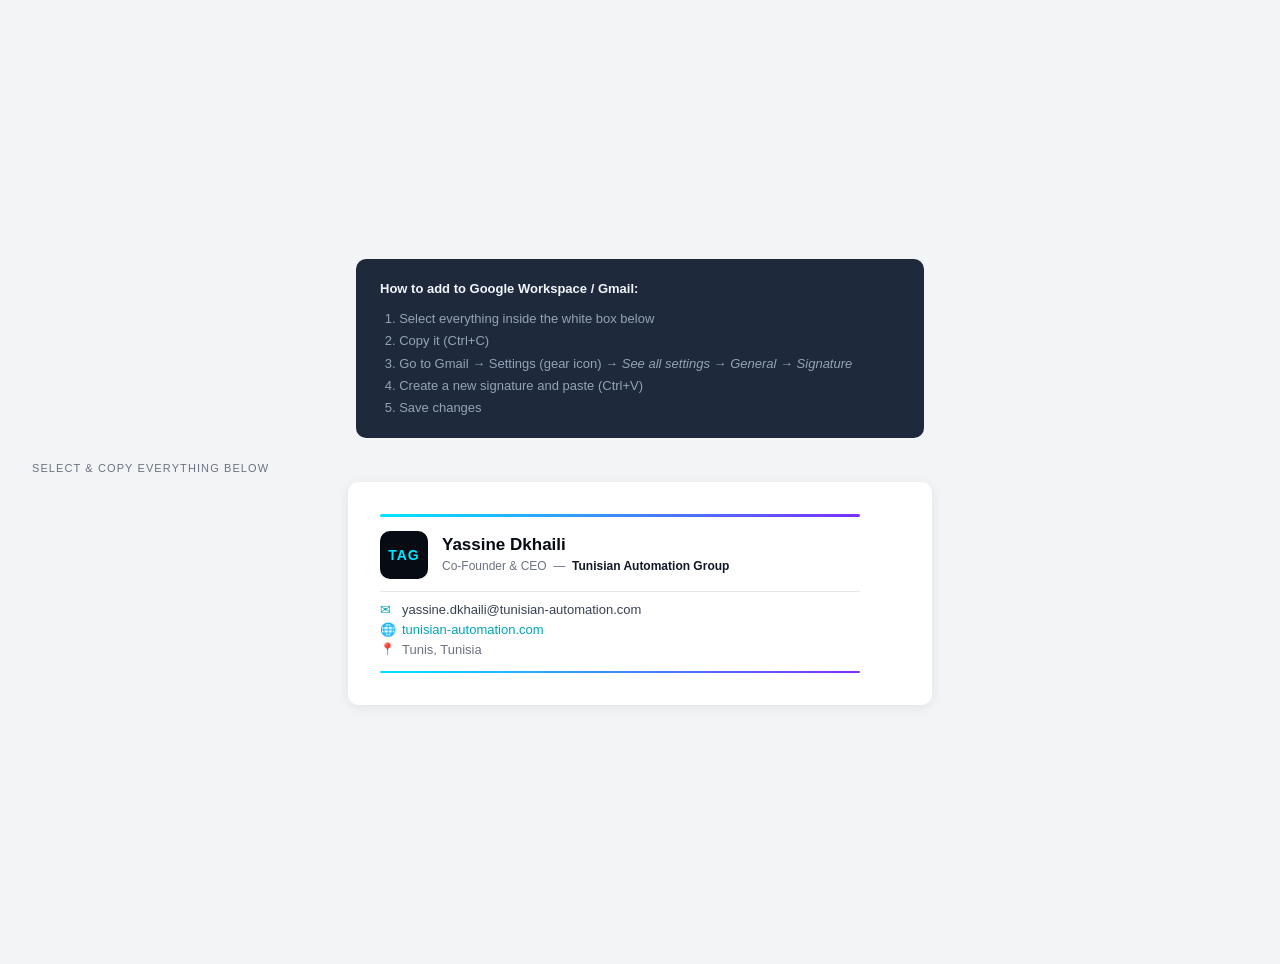
<file: email-signature.html>
<!DOCTYPE html>
<html lang="en">
<head>
  <meta charset="UTF-8">
  <title>TAG Email Signature</title>
  <style>
    body {
      background: #f3f4f6;
      font-family: Arial, sans-serif;
      display: flex;
      flex-direction: column;
      align-items: center;
      justify-content: center;
      min-height: 100vh;
      margin: 0;
      padding: 2rem;
    }
    .instructions {
      max-width: 520px;
      width: 100%;
      background: #1e293b;
      color: #94a3b8;
      border-radius: 10px;
      padding: 1.2rem 1.5rem;
      font-size: 13px;
      margin-bottom: 1.5rem;
      line-height: 1.7;
    }
    .instructions strong { color: #f1f5f9; }
    .instructions ol { padding-left: 1.2rem; margin: 0.5rem 0 0; }
    .preview-label {
      color: #6b7280;
      font-size: 11px;
      letter-spacing: 0.1em;
      text-transform: uppercase;
      margin-bottom: 0.5rem;
      align-self: flex-start;
      max-width: 520px;
      width: 100%;
    }
    .preview-wrapper {
      background: #ffffff;
      border-radius: 10px;
      padding: 2rem;
      max-width: 520px;
      width: 100%;
      box-shadow: 0 2px 12px rgba(0,0,0,0.08);
    }
  </style>
</head>
<body>

  <div class="instructions">
    <strong>How to add to Google Workspace / Gmail:</strong>
    <ol>
      <li>Select everything inside the white box below</li>
      <li>Copy it (Ctrl+C)</li>
      <li>Go to Gmail → Settings (gear icon) → <em>See all settings</em> → <em>General</em> → <em>Signature</em></li>
      <li>Create a new signature and paste (Ctrl+V)</li>
      <li>Save changes</li>
    </ol>
  </div>

  <div class="preview-label">Select &amp; copy everything below</div>

  <!-- ===================== SIGNATURE — select & copy this ===================== -->
  <div class="preview-wrapper">

    <table cellpadding="0" cellspacing="0" border="0" style="font-family:Arial,sans-serif;color:#111827;max-width:480px;width:100%;">

      <!-- Gradient top bar -->
      <tr>
        <td style="padding-bottom:14px;">
          <table cellpadding="0" cellspacing="0" border="0" style="width:100%;"><tr>
            <td style="height:3px;background:linear-gradient(90deg,#00E5FF 0%,#7B2FFF 100%);border-radius:2px;font-size:0;line-height:0;">&nbsp;</td>
          </tr></table>
        </td>
      </tr>

      <!-- Logo + Name -->
      <tr>
        <td>
          <table cellpadding="0" cellspacing="0" border="0">
            <tr>

              <!-- TAG badge -->
              <td valign="middle" style="padding-right:14px;">
                <table cellpadding="0" cellspacing="0" border="0"><tr>
                  <td style="width:48px;height:48px;background:#070B14;border-radius:10px;text-align:center;vertical-align:middle;font-family:Arial,sans-serif;font-size:14px;font-weight:900;letter-spacing:1px;color:#00E5FF;">
                    TAG
                  </td>
                </tr></table>
              </td>

              <!-- Name / title -->
              <td valign="middle">
                <p style="margin:0;font-size:17px;font-weight:700;color:#070B14;line-height:1.2;">Yassine Dkhaili</p>
                <p style="margin:3px 0 0;font-size:12px;color:#6B7280;line-height:1.3;">
                  Co-Founder &amp; CEO &nbsp;&mdash;&nbsp;
                  <span style="color:#111827;font-weight:600;">Tunisian Automation Group</span>
                </p>
              </td>

            </tr>
          </table>
        </td>
      </tr>

      <!-- Divider -->
      <tr>
        <td style="padding:12px 0 10px;">
          <table cellpadding="0" cellspacing="0" border="0" style="width:100%;"><tr>
            <td style="height:1px;background:#E5E7EB;font-size:0;line-height:0;">&nbsp;</td>
          </tr></table>
        </td>
      </tr>

      <!-- Contact info -->
      <tr>
        <td>
          <table cellpadding="0" cellspacing="0" border="0" style="font-size:13px;color:#374151;">
            <tr>
              <td style="padding-bottom:5px;padding-right:6px;color:#00A3B8;font-size:13px;">✉</td>
              <td style="padding-bottom:5px;">
                <a href="mailto:yassine.dkhaili@tunisian-automation.com" style="color:#374151;text-decoration:none;">yassine.dkhaili@tunisian-automation.com</a>
              </td>
            </tr>
            <tr>
              <td style="padding-bottom:5px;padding-right:6px;color:#00A3B8;font-size:13px;">🌐</td>
              <td style="padding-bottom:5px;">
                <a href="https://tunisian-automation.com" style="color:#00A3B8;text-decoration:none;font-weight:500;">tunisian-automation.com</a>
              </td>
            </tr>
            <tr>
              <td style="padding-right:6px;color:#00A3B8;font-size:12px;">📍</td>
              <td style="color:#6B7280;">Tunis, Tunisia</td>
            </tr>
          </table>
        </td>
      </tr>

      <!-- Bottom bar -->
      <tr>
        <td style="padding-top:14px;">
          <table cellpadding="0" cellspacing="0" border="0" style="width:100%;"><tr>
            <td style="height:2px;background:linear-gradient(90deg,#00E5FF 0%,#7B2FFF 100%);border-radius:2px;font-size:0;line-height:0;">&nbsp;</td>
          </tr></table>
        </td>
      </tr>

    </table>

  </div>
  <!-- ===================== END SIGNATURE ===================== -->

</body>
</html>
</file>
<file: style.css>
/* =====================================================
   1. Design Tokens
   ===================================================== */
:root {
  --color-bg:           #FDFAF6;
  --color-surface:      #F5EDE0;
  --color-surface-2:    #EDE0CC;
  --color-border:       #DDD0BC;
  --color-cyan:         #C2410C;
  --color-gold:         #D97706;
  --color-violet:       #7C3AED;
  --color-emerald:      #0D9488;
  --color-text-primary: #1C1008;
  --color-text-muted:   #6B5B4F;
  --color-green:        #0D9488;

  --font-display: 'Plus Jakarta Sans', sans-serif;
  --font-body:    'Space Grotesk', sans-serif;
  --font-mono:    'Space Mono', monospace;

  --space-1:  0.5rem;
  --space-2:  1rem;
  --space-3:  1.5rem;
  --space-4:  2rem;
  --space-5:  2.5rem;
  --space-6:  3rem;
  --space-8:  4rem;
  --space-10: 5rem;
  --space-12: 6rem;
  --space-16: 8rem;

  --radius-sm: 8px;
  --radius-md: 16px;
  --radius-lg: 28px;

  --ease-out-expo: cubic-bezier(0.16, 1, 0.3, 1);
  --transition: all 0.4s var(--ease-out-expo);
  --container-max: 1280px;
}

/* =====================================================
   2. Reset & Base
   ===================================================== */
*, *::before, *::after {
  box-sizing: border-box;
  margin: 0;
  padding: 0;
}

html { scroll-behavior: smooth; }

body {
  background-color: #FDFAF6;
  background-image:
    repeating-conic-gradient(from 0deg at 50% 50%, rgba(194,65,12,0.022) 0deg 30deg, transparent 30deg 60deg),
    linear-gradient(160deg, #FFF3E8 0%, #FDFAF6 50%, #FEF0E0 100%);
  background-size: 80px 80px, 100% 100%;
  background-attachment: scroll, fixed;
  color: var(--color-text-primary);
  font-family: var(--font-body);
  font-size: 1rem;
  line-height: 1.7;
  -webkit-font-smoothing: antialiased;
  overflow-x: hidden;
}

ul { list-style: none; }
a  { color: inherit; text-decoration: none; }
img, svg { display: block; max-width: 100%; }

/* =====================================================
   3. Utility
   ===================================================== */
.t-cyan    { color: var(--color-cyan); }
.t-gold    { color: var(--color-gold); }
.t-violet  { color: var(--color-violet); }
.t-emerald { color: var(--color-emerald); }
.t-green   { color: var(--color-green); }

/* =====================================================
   4. Layout
   ===================================================== */
.container {
  width: 100%;
  max-width: var(--container-max);
  margin-inline: auto;
  padding-inline: var(--space-4);
}

.section-header {
  text-align: center;
  margin-bottom: var(--space-8);
}

.section-overline {
  font-family: var(--font-mono);
  font-size: 0.72rem;
  letter-spacing: 0.18em;
  color: var(--color-cyan);
  text-transform: uppercase;
  margin-bottom: var(--space-2);
  display: block;
}

.section-title {
  font-family: var(--font-display);
  font-size: clamp(1.6rem, 3vw, 2.25rem);
  font-weight: 650;
  line-height: 1.3;
  color: var(--color-text-primary);
  margin-bottom: var(--space-2);
  text-align: center;
  letter-spacing: -0.01em;
}

.section-body {
  color: var(--color-text-muted);
  font-size: 1.1rem;
  max-width: 52ch;
  margin-inline: auto;
}

/* =====================================================
   5. Buttons
   ===================================================== */
.btn {
  display: inline-flex;
  align-items: center;
  gap: 0.5rem;
  padding: 0.9rem 2rem;
  border-radius: var(--radius-sm);
  font-family: var(--font-body);
  font-weight: 700;
  font-size: 0.95rem;
  letter-spacing: 0.02em;
  cursor: pointer;
  transition: var(--transition);
  white-space: nowrap;
  border: none;
}

.btn--primary {
  background: var(--color-cyan);
  color: #ffffff;
  position: relative;
  overflow: hidden;
}
.btn--primary::after {
  content: '';
  position: absolute;
  top: 0; bottom: 0;
  left: -60%;
  width: 40%;
  background: linear-gradient(90deg, transparent, rgba(255,255,255,0.35), transparent);
  transform: skewX(-20deg);
  transition: left 0.6s var(--ease-out-expo);
  pointer-events: none;
}
.btn--primary:hover::after { left: 120%; }
.btn--primary:hover {
  background: #9A3412;
  box-shadow: 0 8px 24px rgba(194,65,12,0.28);
  transform: translateY(-2px);
}
.btn--primary > * { position: relative; z-index: 1; }

.btn--ghost {
  background: transparent;
  color: var(--color-text-primary);
  border: 1.5px solid var(--color-border);
}
.btn--ghost:hover {
  border-color: var(--color-cyan);
  color: var(--color-cyan);
  transform: translateY(-2px);
}

.btn__arrow {
  display: inline-block;
  transition: transform 0.25s var(--ease-out-expo);
}
.btn:hover .btn__arrow { transform: translateX(4px); }

/* =====================================================
   6. Navigation
   ===================================================== */
.nav {
  position: fixed;
  top: 0; left: 0; right: 0;
  z-index: 100;
  background: transparent;
  border-bottom: 1px solid transparent;
  transition: background 0.3s ease, border-color 0.3s ease, box-shadow 0.3s ease;
}

.nav--scrolled {
  background: rgba(253,250,246,0.88);
  border-bottom-color: var(--color-border);
  box-shadow: 0 1px 16px rgba(0,0,0,0.07);
}

.nav--scrolled .nav__inner { height: 56px; }

@supports (backdrop-filter: blur(1px)) {
  .nav--scrolled {
    background: rgba(253,250,246,0.72);
    -webkit-backdrop-filter: blur(20px) saturate(180%);
    backdrop-filter: blur(20px) saturate(180%);
  }
}

.nav__inner {
  display: flex;
  justify-content: space-between;
  align-items: center;
  height: 68px;
  transition: height 0.3s ease;
}

.nav__logo {
  display: flex;
  align-items: baseline;
  gap: 0.65rem;
  font-family: var(--font-display);
  font-weight: 800;
}

.nav__logo-tag {
  font-size: 1.5rem;
  background: linear-gradient(90deg, var(--color-cyan), var(--color-gold));
  -webkit-background-clip: text;
  background-clip: text;
  -webkit-text-fill-color: transparent;
  letter-spacing: -0.01em;
}

.nav__logo-full {
  font-size: 0.78rem;
  font-weight: 500;
  color: var(--color-text-muted);
  display: none;
  letter-spacing: 0.01em;
}

.nav__links {
  display: flex;
  align-items: center;
  gap: var(--space-4);
}

.nav__link {
  font-size: 0.875rem;
  font-weight: 500;
  color: var(--color-text-muted);
  transition: color 0.2s;
}
.nav__link:hover { color: var(--color-text-primary); }

.nav__link--cta {
  color: var(--color-cyan);
  border: 1px solid rgba(194,65,12,0.35);
  padding: 0.42rem 1.1rem;
  border-radius: var(--radius-sm);
  transition: var(--transition);
}
.nav__link--cta:hover {
  background: rgba(194,65,12,0.07);
  border-color: var(--color-cyan);
}

.lang-toggle {
  background: transparent;
  border: 1px solid var(--color-border);
  color: var(--color-text-muted);
  font-family: var(--font-mono);
  font-size: 0.72rem;
  letter-spacing: 0.08em;
  padding: 4px 10px;
  border-radius: 4px;
  cursor: pointer;
  transition: var(--transition);
  line-height: 1;
}
.lang-toggle:hover {
  border-color: var(--color-cyan);
  color: var(--color-cyan);
}

/* =====================================================
   7. Hero
   ===================================================== */
.hero {
  position: relative;
  min-height: 100vh;
  display: flex;
  align-items: center;
  padding-top: 68px;
  overflow: hidden;
  background: transparent;
}

.hero__bg-zellige {
  position: absolute;
  inset: 0;
  background:
    repeating-conic-gradient(
      from 0deg at 50% 50%,
      rgba(194,65,12,0.018) 0deg 30deg,
      transparent 30deg 60deg
    );
  background-size: 80px 80px;
}

.hero__bg-glow {
  position: absolute;
  inset: 0;
  background:
    radial-gradient(ellipse 55% 60% at 75% 35%, rgba(194,65,12,0.07) 0%, transparent 60%),
    radial-gradient(ellipse 45% 45% at 18% 70%, rgba(217,119,6,0.06) 0%, transparent 60%);
}

.hero__bg-grid {
  position: absolute;
  inset: 0;
  background-image:
    repeating-linear-gradient(0deg,   rgba(216,204,186,0.6) 0px, rgba(216,204,186,0.6) 1px, transparent 1px, transparent 80px),
    repeating-linear-gradient(90deg,  rgba(216,204,186,0.6) 0px, rgba(216,204,186,0.6) 1px, transparent 1px, transparent 80px);
}

.hero__bg-noise { display: none; }

.hero__inner {
  position: relative;
  z-index: 1;
  display: grid;
  grid-template-columns: 1fr;
  gap: var(--space-8);
  padding-block: var(--space-12);
}

.hero__overline {
  font-family: var(--font-mono);
  font-size: 0.7rem;
  letter-spacing: 0.18em;
  color: var(--color-cyan);
  margin-bottom: var(--space-3);
  animation: fadeSlideUp 0.9s var(--ease-out-expo) 0.1s both;
}

.hero__headline {
  font-family: var(--font-display);
  font-size: clamp(1.75rem, 5vw, 3.75rem);
  font-weight: 700;
  line-height: 1.18;
  margin-bottom: var(--space-4);
  letter-spacing: -0.01em;
  text-align: center;
  animation: fadeSlideUp 0.9s var(--ease-out-expo) 0.22s both;
}

.hero__headline--accent {
  background: linear-gradient(135deg, var(--color-cyan) 0%, var(--color-gold) 100%);
  -webkit-background-clip: text;
  background-clip: text;
  -webkit-text-fill-color: transparent;
}

.hero__body {
  font-size: 1.1rem;
  color: var(--color-text-muted);
  max-width: 72ch;
  margin-inline: auto;
  margin-bottom: 0;
  text-align: center;
  animation: fadeSlideUp 0.9s var(--ease-out-expo) 0.38s both;
  line-height: 1.8;
}

.hero__ctas {
  display: flex;
  flex-wrap: wrap;
  gap: var(--space-2);
  justify-content: center;
  animation: fadeSlideUp 0.9s var(--ease-out-expo) 0.52s both;
}

.hero__pills {
  display: flex;
  flex-wrap: wrap;
  gap: 0.5rem;
  margin-top: var(--space-4);
  list-style: none;
  padding-left: 0;
  animation: fadeSlideUp 0.9s var(--ease-out-expo) 0.7s both;
}
.hero__pill {
  font-family: var(--font-mono);
  font-size: 0.75rem;
  font-weight: 500;
  color: var(--color-text-muted);
  background: rgba(194,65,12,0.04);
  border: 1px solid rgba(194,65,12,0.15);
  padding: 0.4rem 0.75rem;
  border-radius: 999px;
  white-space: nowrap;
}

.hero__visual {
  display: flex;
  flex-direction: column;
  align-items: center;
  gap: var(--space-4);
  animation: fadeSlideUp 0.9s var(--ease-out-expo) 0.28s both;
}

.hero__below-title {
  margin-top: var(--space-6);
  margin-bottom: var(--space-6);
}

.hero__terminal {
  position: absolute;
  bottom: var(--space-8);
  right: var(--space-8);
  width: 300px;
  max-width: 300px;
  margin-top: 0;
  margin-bottom: 0;
  z-index: 2;
  background: var(--color-surface);
  border: 1px solid var(--color-border);
  border-radius: var(--radius-md);
  overflow: hidden;
  box-shadow: 0 8px 40px rgba(0,0,0,0.08), 0 2px 8px rgba(0,0,0,0.04);
  display: flex;
  flex-direction: column;
}

.hero__terminal-bar {
  display: flex;
  align-items: center;
  gap: 8px;
  padding: 12px 16px;
  background: var(--color-surface);
  border-bottom: 1px solid var(--color-border);
}

.hero__terminal-dot {
  width: 10px; height: 10px;
  border-radius: 50%;
  flex-shrink: 0;
}

.hero__terminal-title {
  font-family: var(--font-body);
  font-size: 0.75rem;
  font-weight: 600;
  color: var(--color-text-muted);
  margin-left: auto;
}

.hero__terminal-body {
  padding: 0.5rem 1.2rem 1rem;
  display: flex;
  flex-direction: column;
  gap: 0;
  flex: 1;
  justify-content: space-evenly;
}

.hero__terminal-line {
  font-family: var(--font-body);
  font-size: 0.84rem;
  color: var(--color-text-primary);
  display: flex;
  align-items: center;
  gap: 10px;
  padding: 0.65rem 0;
  border-bottom: 1px solid var(--color-border);
  max-width: 100%;
  white-space: normal;
  overflow: visible;
  opacity: 0;
}
.hero__terminal-line:last-child { border-bottom: none; }
.hero__terminal-line--1 { animation: fadeSlideUp 0.4s var(--ease-out-expo) 0.9s both; }
.hero__terminal-line--2 { animation: fadeSlideUp 0.4s var(--ease-out-expo) 1.3s both; }
.hero__terminal-line--3 { animation: fadeSlideUp 0.4s var(--ease-out-expo) 1.7s both; }
.hero__terminal-line--4 { animation: fadeSlideUp 0.4s var(--ease-out-expo) 2.1s both; }

.hero__scroll-indicator {
  position: absolute;
  bottom: 2rem;
  left: 50%;
  transform: translateX(-50%);
  animation: bounce 2.2s ease-in-out infinite;
}
.hero__scroll-chevron {
  width: 18px; height: 18px;
  border-right: 1.5px solid rgba(107,91,79,0.4);
  border-bottom: 1.5px solid rgba(107,91,79,0.4);
  transform: rotate(45deg);
}

/* =====================================================
   8. Services
   ===================================================== */
.services {
  padding-block: var(--space-16);
  background: transparent;
}

.services__grid {
  display: grid;
  grid-template-columns: 1fr;
  gap: var(--space-4);
}

.service-card {
  position: relative;
  background: var(--color-surface);
  border: 1px solid var(--color-border);
  border-radius: var(--radius-md);
  padding: var(--space-6);
  overflow: hidden;
  transition: transform 0.4s var(--ease-out-expo), border-color 0.3s ease, box-shadow 0.4s ease;
}

.service-card:hover { transform: translateY(-8px); }
.service-card--cyan:hover   { border-color: rgba(194,65,12,0.4);   box-shadow: 0 20px 48px rgba(194,65,12,0.09); }
.service-card--violet:hover { border-color: rgba(124,58,237,0.4);   box-shadow: 0 20px 48px rgba(124,58,237,0.09); }
.service-card--emerald:hover{ border-color: rgba(13,148,136,0.4);  box-shadow: 0 20px 48px rgba(13,148,136,0.09); }
.service-card--gold:hover   { border-color: rgba(217,119,6,0.4);   box-shadow: 0 20px 48px rgba(217,119,6,0.09); }

.service-card__glow {
  position: absolute;
  width: 200px; height: 200px;
  border-radius: 50%;
  top: -60px; right: -60px;
  filter: blur(60px);
  opacity: 0;
  transition: opacity 0.5s ease;
  pointer-events: none;
}
.service-card--cyan   .service-card__glow { background: var(--color-cyan); }
.service-card--violet .service-card__glow { background: var(--color-violet); }
.service-card--emerald .service-card__glow { background: var(--color-emerald); }
.service-card--gold   .service-card__glow { background: var(--color-gold); }
.service-card:hover .service-card__glow { opacity: 0.05; }

.service-card__accent {
  position: absolute;
  top: 0; left: 0; bottom: 0;
  width: 4px;
  border-radius: 4px 0 0 4px;
}
.service-card--cyan   .service-card__accent { background: var(--color-cyan); }
.service-card--violet .service-card__accent { background: var(--color-violet); }
.service-card--emerald .service-card__accent { background: var(--color-emerald); }
.service-card--gold   .service-card__accent { background: var(--color-gold); }

.service-card__icon {
  width: 56px; height: 56px;
  margin-bottom: var(--space-4);
  position: relative;
}

.service-card__title {
  font-family: var(--font-display);
  font-size: 1.35rem;
  font-weight: 700;
  margin-bottom: var(--space-2);
  letter-spacing: -0.01em;
  color: var(--color-text-primary);
}

.service-card__body {
  color: var(--color-text-muted);
  margin-bottom: var(--space-4);
  line-height: 1.75;
  font-size: 0.96rem;
}

.service-card__features {
  display: flex;
  flex-direction: column;
  gap: 0.55rem;
  border-top: 1px solid var(--color-border);
  padding-top: var(--space-3);
  margin-top: var(--space-3);
}

.service-card__features li {
  font-size: 0.875rem;
  color: var(--color-text-muted);
  padding-left: 1.5em;
  position: relative;
}
.service-card__features li::before {
  content: '→';
  position: absolute;
  left: 0;
  font-size: 0.85em;
}
.service-card--cyan   .service-card__features li::before { color: var(--color-cyan); }
.service-card--violet .service-card__features li::before { color: var(--color-violet); }
.service-card--emerald .service-card__features li::before { color: var(--color-emerald); }
.service-card--gold   .service-card__features li::before { color: var(--color-gold); }

/* CSS Icons */
.icon-doc {
  width: 50px; height: 50px;
  display: flex;
  align-items: center;
  justify-content: center;
  font-size: 2rem;
}
.icon-doc::before { content: '📄'; font-style: normal; }

.icon-contract {
  width: 50px; height: 50px;
  display: flex;
  align-items: center;
  justify-content: center;
  font-size: 2rem;
}
.icon-contract::before { content: '📋'; font-style: normal; }

.icon-logistics {
  width: 50px; height: 50px;
  display: flex;
  align-items: center;
  justify-content: center;
  font-size: 2rem;
}
.icon-logistics::before { content: '📦'; font-style: normal; }

.icon-hr {
  width: 50px; height: 50px;
  display: flex;
  align-items: center;
  justify-content: center;
  font-size: 2rem;
}
.icon-hr::before { content: '📁'; font-style: normal; }

.icon-search {
  width: 50px; height: 50px;
  display: flex;
  align-items: center;
  justify-content: center;
  font-size: 2rem;
}
.icon-search::before { content: '🔍'; font-style: normal; }

.icon-pipeline {
  width: 50px; height: 50px;
  display: flex;
  align-items: center;
  justify-content: center;
  font-size: 2rem;
}
.icon-pipeline::before { content: '🔄'; font-style: normal; }

.icon-process {
  width: 50px; height: 50px;
  display: flex;
  align-items: center;
  justify-content: center;
  font-size: 2rem;
}
.icon-process::before { content: '⚡'; font-style: normal; }

/* =====================================================
   8.3 Why TAG?
   ===================================================== */
.why-tag {
  padding-block: var(--space-16);
  background: transparent;
}

.why-tag__grid {
  display: grid;
  grid-template-columns: 1fr;
  gap: var(--space-4);
}

.wtag-card {
  position: relative;
  background: var(--color-surface);
  border: 1px solid var(--color-border);
  border-radius: var(--radius-md);
  padding: var(--space-6);
  overflow: hidden;
  transition: transform 0.4s var(--ease-out-expo), border-color 0.3s ease, box-shadow 0.4s ease;
}

.wtag-card::before {
  content: '';
  position: absolute;
  top: 0; left: 0; right: 0;
  height: 3px;
}
.wtag-card--cyan::before   { background: linear-gradient(90deg, var(--color-cyan), transparent); }
.wtag-card--violet::before { background: linear-gradient(90deg, var(--color-violet), transparent); }
.wtag-card--gold::before   { background: linear-gradient(90deg, var(--color-gold), transparent); }

.wtag-card:hover { transform: translateY(-6px); }
.wtag-card--cyan:hover   { border-color: rgba(194,65,12,0.35);  box-shadow: 0 20px 48px rgba(194,65,12,0.08); }
.wtag-card--violet:hover { border-color: rgba(124,58,237,0.35);  box-shadow: 0 20px 48px rgba(124,58,237,0.08); }
.wtag-card--gold:hover   { border-color: rgba(217,119,6,0.35);  box-shadow: 0 20px 48px rgba(217,119,6,0.08); }

.wtag-card__header {
  display: flex;
  align-items: center;
  gap: var(--space-2);
  margin-bottom: var(--space-3);
}

.wtag-card__vs {
  font-family: var(--font-mono);
  font-size: 0.65rem;
  font-weight: 700;
  letter-spacing: 0.12em;
  padding: 0.2rem 0.55rem;
  border-radius: 4px;
  flex-shrink: 0;
}
.wtag-card--cyan   .wtag-card__vs { background: rgba(194,65,12,0.08);  color: var(--color-cyan);   border: 1px solid rgba(194,65,12,0.2); }
.wtag-card--violet .wtag-card__vs { background: rgba(124,58,237,0.08);  color: var(--color-violet); border: 1px solid rgba(124,58,237,0.2); }
.wtag-card--gold   .wtag-card__vs { background: rgba(217,119,6,0.08);  color: var(--color-gold);   border: 1px solid rgba(217,119,6,0.2); }

.wtag-card__title {
  font-family: var(--font-display);
  font-size: 1.25rem;
  font-weight: 700;
  letter-spacing: -0.01em;
  color: var(--color-text-primary);
}

.wtag-card__situation {
  color: var(--color-text-muted);
  font-size: 0.95rem;
  line-height: 1.75;
  margin-bottom: var(--space-4);
}

.wtag-card__list {
  display: flex;
  flex-direction: column;
  gap: 0.55rem;
  padding-bottom: var(--space-4);
  border-bottom: 1px solid var(--color-border);
  margin-bottom: var(--space-4);
  list-style: none;
  padding-left: 0;
}

.wtag-card__list li {
  font-size: 0.875rem;
  color: var(--color-text-muted);
  padding-left: 1.4em;
  position: relative;
  line-height: 1.6;
}
.wtag-card__list li::before {
  content: '↳';
  position: absolute;
  left: 0;
  font-size: 0.82em;
  opacity: 0.55;
}

.wtag-card__tag-answer {
  font-size: 0.9rem;
  line-height: 1.7;
  font-weight: 600;
  color: var(--color-text-primary);
  padding-left: var(--space-3);
  border-left: 2px solid;
}
.wtag-card--cyan   .wtag-card__tag-answer { border-color: var(--color-cyan); }
.wtag-card--violet .wtag-card__tag-answer { border-color: var(--color-violet); }
.wtag-card--gold   .wtag-card__tag-answer { border-color: var(--color-gold); }

/* =====================================================
   8.5 Demos
   ===================================================== */
.demos {
  padding-block: var(--space-16);
  background: transparent;
}

.demos__grid {
  display: grid;
  grid-template-columns: 1fr;
  gap: var(--space-4);
}

.demo-tile {
  position: relative;
  background: var(--color-surface);
  border: 1px solid var(--color-border);
  border-radius: var(--radius-md);
  padding: var(--space-5);
  overflow: hidden;
  transition: transform 0.4s var(--ease-out-expo), border-color 0.3s ease, box-shadow 0.4s ease;
}

.demo-tile::before {
  content: '';
  position: absolute;
  top: 0; left: 0; right: 0;
  height: 3px;
}
.demo-tile--cyan::before    { background: linear-gradient(90deg, var(--color-cyan), transparent); }
.demo-tile--violet::before  { background: linear-gradient(90deg, var(--color-violet), transparent); }
.demo-tile--emerald::before { background: linear-gradient(90deg, var(--color-emerald), transparent); }
.demo-tile--gold::before    { background: linear-gradient(90deg, var(--color-gold), transparent); }

.demo-tile:hover { transform: translateY(-6px); }
.demo-tile--cyan:hover    { border-color: rgba(194,65,12,0.35);   box-shadow: 0 20px 48px rgba(194,65,12,0.08); }
.demo-tile--violet:hover  { border-color: rgba(124,58,237,0.35);   box-shadow: 0 20px 48px rgba(124,58,237,0.08); }
.demo-tile--emerald:hover { border-color: rgba(13,148,136,0.35);  box-shadow: 0 20px 48px rgba(13,148,136,0.08); }
.demo-tile--gold:hover    { border-color: rgba(217,119,6,0.35);   box-shadow: 0 20px 48px rgba(217,119,6,0.08); }

.demo-tile__overline {
  font-family: var(--font-mono);
  font-size: 0.68rem;
  letter-spacing: 0.12em;
  text-transform: uppercase;
  margin-bottom: var(--space-3);
}
.demo-tile--cyan   .demo-tile__overline { color: var(--color-cyan); }
.demo-tile--violet .demo-tile__overline { color: var(--color-violet); }
.demo-tile--emerald .demo-tile__overline { color: var(--color-emerald); }
.demo-tile--gold   .demo-tile__overline { color: var(--color-gold); }

.demo-tile__canvas {
  width: 100%;
  background: var(--color-surface);
  border: 1px solid var(--color-border);
  border-radius: var(--radius-sm);
  overflow: hidden;
  margin-bottom: var(--space-4);
}

.demo-tile__title {
  font-family: var(--font-display);
  font-size: 1.2rem;
  font-weight: 700;
  margin-bottom: var(--space-1);
  letter-spacing: -0.01em;
  color: var(--color-text-primary);
}

.demo-tile__caption {
  color: var(--color-text-muted);
  font-size: 0.92rem;
  line-height: 1.65;
}

.demo-flow {
  display: flex;
  align-items: center;
  flex-wrap: wrap;
  gap: 6px;
  padding: 20px 16px 12px;
  justify-content: center;
}

.demo-flow__step {
  display: flex;
  flex-direction: column;
  align-items: center;
  gap: 5px;
  padding: 10px 12px;
  background: var(--color-surface);
  border: 1.5px solid var(--color-border);
  border-radius: 10px;
  min-width: 72px;
  max-width: 90px;
  text-align: center;
  flex: 0 0 auto;
}

.demo-flow__step--highlight {
  border-color: var(--demo-accent, var(--color-cyan));
  background: rgba(253,250,246,0.9);
  box-shadow: 0 2px 12px rgba(0,0,0,0.06);
}

.demo-tile--cyan   .demo-flow__step--highlight { --demo-accent: var(--color-cyan); border-color: var(--color-cyan); }
.demo-tile--violet .demo-flow__step--highlight { --demo-accent: var(--color-violet); border-color: var(--color-violet); }
.demo-tile--emerald .demo-flow__step--highlight { --demo-accent: var(--color-emerald); border-color: var(--color-emerald); }
.demo-tile--gold   .demo-flow__step--highlight { --demo-accent: var(--color-gold); border-color: var(--color-gold); }

.demo-flow__step--done {
  border-color: var(--color-emerald);
  background: rgba(13,148,136,0.04);
}

.demo-flow__icon {
  font-size: 1.5rem;
  line-height: 1;
}

.demo-flow__label {
  font-size: 0.62rem;
  font-weight: 600;
  color: var(--color-text-primary);
  line-height: 1.3;
}

.demo-flow__sublabel {
  font-size: 0.56rem;
  color: var(--color-text-muted);
  line-height: 1.3;
}

.demo-flow__arrow {
  font-size: 1rem;
  color: #C4A882;
  flex-shrink: 0;
  line-height: 1;
  padding-bottom: 16px;
}

.demo-result {
  margin: 0 16px 16px;
  padding: 8px 14px;
  border-radius: 8px;
  font-size: 0.78rem;
  font-weight: 600;
  text-align: center;
}
.demo-tile--cyan   .demo-result { background: rgba(194,65,12,0.07);  color: #9A3412; border: 1px solid rgba(194,65,12,0.18); }
.demo-tile--violet .demo-result { background: rgba(124,58,237,0.07);  color: #6D28D9; border: 1px solid rgba(124,58,237,0.18); }
.demo-tile--emerald .demo-result { background: rgba(13,148,136,0.07); color: #0A7970; border: 1px solid rgba(13,148,136,0.18); }
.demo-tile--gold   .demo-result { background: rgba(217,119,6,0.07);  color: #b45309; border: 1px solid rgba(217,119,6,0.18); }

/* =====================================================
   8b. Savings / ROI
   ===================================================== */
.savings {
  background: transparent;
  padding-block: var(--space-16);
}

.savings__grid {
  display: grid;
  grid-template-columns: repeat(2, 1fr);
  gap: var(--space-5);
  margin-top: var(--space-10);
}

.savings__card {
  background: var(--color-surface);
  border: 1.5px solid var(--color-border);
  border-radius: var(--radius-lg);
  padding: var(--space-6) var(--space-5);
  display: flex;
  flex-direction: column;
  gap: var(--space-2);
  transition: box-shadow 0.2s, transform 0.2s;
}
.savings__card:hover {
  box-shadow: 0 8px 32px rgba(0,0,0,0.08);
  transform: translateY(-3px);
}
.savings__card--time  { border-top: 4px solid var(--color-cyan); }
.savings__card--money { border-top: 4px solid var(--color-emerald); }
.savings__card--roi   { border-top: 4px solid var(--color-violet); }
.savings__card--docs  { border-top: 4px solid var(--color-gold); }

.savings__icon {
  font-size: 2rem;
  line-height: 1;
  margin-bottom: var(--space-1);
}

.savings__stat {
  font-family: var(--font-display);
  font-size: clamp(2rem, 5vw, 3rem);
  font-weight: 800;
  line-height: 1;
  color: var(--color-text-primary);
}
.savings__card--time  .savings__stat { color: var(--color-cyan); }
.savings__card--money .savings__stat { color: var(--color-emerald); }
.savings__card--roi   .savings__stat { color: var(--color-violet); }
.savings__card--docs  .savings__stat { color: var(--color-gold); }

.savings__stat--roi-val { font-size: clamp(1.4rem, 3.5vw, 2rem); }

.savings__stat-label {
  font-size: 0.85rem;
  font-weight: 700;
  color: var(--color-text-muted);
  text-transform: uppercase;
  letter-spacing: 0.06em;
}

.savings__desc {
  font-size: 0.9rem;
  color: var(--color-text-muted);
  line-height: 1.7;
  margin-top: var(--space-2);
}

.savings__cta {
  margin-top: var(--space-16);
  display: flex;
  flex-direction: column;
  align-items: center;
  gap: var(--space-4);
  text-align: center;
}
.savings__cta-text {
  font-size: 1.05rem;
  color: var(--color-text-muted);
  max-width: 48ch;
}

@media (min-width: 768px) {
  .savings__grid { grid-template-columns: repeat(4, 1fr); }
}

/* =====================================================
   9. About
   ===================================================== */
.about {
  background: transparent;
  padding-block: var(--space-16);
}

.about__inner {
  display: grid;
  grid-template-columns: 1fr;
  gap: var(--space-8);
  align-items: center;
}

.about__body {
  color: var(--color-text-muted);
  margin-bottom: var(--space-3);
  line-height: 1.85;
  font-size: 1rem;
}

.about__proofs {
  margin-top: var(--space-6);
  display: flex;
  flex-direction: column;
  gap: var(--space-4);
}

.about__proof {
  display: flex;
  gap: var(--space-3);
  align-items: flex-start;
}

.about__proof-icon {
  width: 10px; height: 10px;
  border-radius: 50%;
  flex-shrink: 0;
  margin-top: 6px;
}
.about__proof-icon--cyan    { background: var(--color-cyan);    box-shadow: 0 0 8px rgba(194,65,12,0.4); }
.about__proof-icon--gold    { background: var(--color-gold);    box-shadow: 0 0 8px rgba(217,119,6,0.4); }
.about__proof-icon--violet  { background: var(--color-violet);  box-shadow: 0 0 8px rgba(124,58,237,0.4); }

.about__proof strong {
  display: block;
  font-weight: 600;
  margin-bottom: 0.2rem;
  font-size: 0.95rem;
  color: var(--color-text-primary);
}

.about__proof p {
  font-size: 0.875rem;
  color: var(--color-text-muted);
}

.about__visual {
  display: flex;
  justify-content: center;
}

.about__stack {
  display: flex;
  flex-direction: column;
  gap: var(--space-2);
  width: 100%;
  max-width: 360px;
}

.about__stack-card {
  background: var(--color-surface);
  border: 1px solid var(--color-border);
  border-radius: var(--radius-md);
  padding: 1.1rem 1.4rem;
  transition: var(--transition);
  position: relative;
  overflow: hidden;
}

.about__stack-card::before {
  content: '';
  position: absolute;
  left: 0; top: 0; bottom: 0;
  width: 3px;
  border-radius: 4px 0 0 4px;
}
.about__stack-card--cyan::before   { background: var(--color-cyan); }
.about__stack-card--gold::before   { background: var(--color-gold); }
.about__stack-card--violet::before { background: var(--color-violet); }

.about__stack-card:hover {
  transform: translateX(4px);
  box-shadow: 0 4px 16px rgba(0,0,0,0.06);
}

.about__stack-label {
  font-family: var(--font-mono);
  font-size: 0.65rem;
  letter-spacing: 0.14em;
  display: block;
  margin-bottom: 0.6rem;
}
.about__stack-card--cyan   .about__stack-label { color: var(--color-cyan); }
.about__stack-card--gold   .about__stack-label { color: var(--color-gold); }
.about__stack-card--violet .about__stack-label { color: var(--color-violet); }

.about__stack-tools {
  display: flex;
  flex-wrap: wrap;
  gap: 0.4rem;
}

.about__stack-tools span {
  font-size: 0.8rem;
  font-weight: 600;
  color: var(--color-text-primary);
  background: var(--color-surface);
  border: 1px solid var(--color-border);
  padding: 0.22rem 0.65rem;
  border-radius: 100px;
}

/* =====================================================
   10. Process
   ===================================================== */
.process {
  padding-block: var(--space-16);
  background: transparent;
}

.process__steps {
  display: flex;
  flex-direction: column;
  align-items: center;
  gap: 0;
}

.process__step {
  position: relative;
  text-align: center;
  padding: var(--space-6);
  max-width: 300px;
  transition: transform 0.4s var(--ease-out-expo);
}
.process__step:hover { transform: translateY(-6px); }

.process__step-num {
  font-family: var(--font-display);
  font-size: 5.5rem;
  font-weight: 800;
  color: rgba(216,204,186,0.8);
  line-height: 1;
  position: absolute;
  top: 0; left: 50%;
  transform: translateX(-50%);
  z-index: 0;
  user-select: none;
  letter-spacing: -0.04em;
  transition: color 0.4s ease;
}

.process__step-icon {
  position: relative;
  z-index: 1;
  width: 56px; height: 56px;
  margin-inline: auto;
  margin-bottom: var(--space-3);
  margin-top: var(--space-8);
}

.picon-discover, .picon-design, .picon-deploy {
  width: 56px; height: 56px;
  border-radius: 50%;
  border: 1.5px solid;
  display: flex;
  align-items: center;
  justify-content: center;
  transition: box-shadow 0.4s ease;
}

.picon-discover {
  border-color: var(--color-cyan);
  background: rgba(194,65,12,0.07);
  box-shadow: 0 0 16px rgba(194,65,12,0.1);
}
.picon-discover::before { content: '◎'; font-size: 1.4rem; color: var(--color-cyan); }

.picon-design {
  border-color: var(--color-gold);
  background: rgba(217,119,6,0.07);
  box-shadow: 0 0 16px rgba(217,119,6,0.1);
}
.picon-design::before { content: '⬡'; font-size: 1.4rem; color: var(--color-gold); }

.picon-deploy {
  border-color: var(--color-violet);
  background: rgba(124,58,237,0.07);
  box-shadow: 0 0 16px rgba(124,58,237,0.1);
}
.picon-deploy::before { content: '◆'; font-size: 1.1rem; color: var(--color-violet); }

.process__step-title {
  position: relative;
  z-index: 1;
  font-family: var(--font-display);
  font-size: 1.35rem;
  font-weight: 700;
  margin-bottom: var(--space-2);
  letter-spacing: -0.01em;
  color: var(--color-text-primary);
}

.process__step-body {
  position: relative;
  z-index: 1;
  color: var(--color-text-muted);
  font-size: 0.9rem;
  line-height: 1.7;
}

.process__connector {
  width: 1.5px;
  height: 40px;
  background: linear-gradient(to bottom, transparent, var(--color-border), transparent);
}

/* =====================================================
   11. Booking
   ===================================================== */
.booking {
  position: relative;
  padding-block: var(--space-16);
  overflow: hidden;
  background: transparent;
}

.booking__bg-zellige {
  position: absolute; inset: 0;
  background:
    repeating-conic-gradient(
      from 0deg at 50% 50%,
      rgba(194,65,12,0.015) 0deg 30deg,
      transparent 30deg 60deg
    );
  background-size: 80px 80px;
  opacity: 0.6;
}

.booking__glow {
  position: absolute; inset: 0;
  background:
    radial-gradient(ellipse 55% 80% at 85% 50%, rgba(194,65,12,0.08) 0%, transparent 60%),
    radial-gradient(ellipse 45% 70% at 15% 50%, rgba(217,119,6,0.06) 0%, transparent 60%);
  pointer-events: none;
}

.booking__inner { position: relative; z-index: 1; }

.booking__header {
  text-align: center;
  margin-bottom: var(--space-8);
}

.booking__title-accent {
  background: linear-gradient(135deg, var(--color-cyan) 0%, var(--color-gold) 100%);
  -webkit-background-clip: text;
  background-clip: text;
  -webkit-text-fill-color: transparent;
}

.booking__subtitle {
  color: var(--color-text-muted);
  font-size: 1.05rem;
  line-height: 1.8;
  margin-top: var(--space-2);
}

.booking__card {
  display: grid;
  grid-template-columns: 1fr;
  max-width: 920px;
  margin-inline: auto;
  background: var(--color-surface);
  border: 1px solid var(--color-border);
  border-radius: var(--radius-lg);
  overflow: hidden;
  box-shadow: 0 16px 64px rgba(0,0,0,0.08), 0 4px 16px rgba(0,0,0,0.04);
}

.booking__profile {
  padding: var(--space-8) var(--space-6);
  display: flex;
  flex-direction: column;
  gap: var(--space-5);
  border-bottom: 1px solid var(--color-border);
  background: var(--color-surface);
}

.booking__avatar-wrap {
  position: relative;
  width: 80px; height: 80px;
  flex-shrink: 0;
}

.booking__avatar {
  width: 80px; height: 80px;
  border-radius: 50%;
  background: linear-gradient(135deg, var(--color-cyan) 0%, var(--color-gold) 100%);
  display: flex;
  align-items: center;
  justify-content: center;
  font-family: var(--font-display);
  font-weight: 800;
  font-size: 1.5rem;
  color: #fff;
  position: relative;
  z-index: 1;
  letter-spacing: -0.03em;
}

.booking__avatar-ring {
  position: absolute;
  inset: -5px;
  border-radius: 50%;
  border: 1px solid rgba(194,65,12,0.2);
  animation: avatar-pulse 2.8s ease-in-out infinite;
}

.booking__avatar-ring--2 {
  inset: -11px;
  border-color: rgba(194,65,12,0.1);
  animation-delay: 0.7s;
}

.booking__profile-text { display: flex; flex-direction: column; gap: 0.4rem; }

.booking__name {
  font-family: var(--font-display);
  font-size: 1.3rem;
  font-weight: 700;
  letter-spacing: -0.01em;
  color: var(--color-text-primary);
}

.booking__role {
  font-size: 0.85rem;
  color: var(--color-text-muted);
  font-weight: 500;
}

.booking__quote {
  margin-top: var(--space-2);
  font-size: 0.9rem;
  color: var(--color-text-muted);
  line-height: 1.7;
  font-style: italic;
  border-left: 2px solid rgba(194,65,12,0.3);
  padding-left: var(--space-2);
}

.booking__live {
  display: inline-flex;
  align-items: center;
  gap: 0.5rem;
  font-family: var(--font-mono);
  font-size: 0.75rem;
  color: var(--color-green);
  background: rgba(13,148,136,0.08);
  border: 1px solid rgba(13,148,136,0.2);
  padding: 0.35rem 0.8rem;
  border-radius: 100px;
  width: fit-content;
}

.booking__dot {
  width: 6px; height: 6px;
  border-radius: 50%;
  background: var(--color-green);
  box-shadow: 0 0 6px var(--color-green);
  animation: blink 2s ease-in-out infinite;
  flex-shrink: 0;
}

.booking__divider { display: none; }

.booking__action {
  padding: var(--space-8) var(--space-6);
  display: flex;
  flex-direction: column;
  gap: var(--space-5);
}

.booking__action-label {
  font-family: var(--font-mono);
  font-size: 0.68rem;
  letter-spacing: 0.18em;
  color: var(--color-cyan);
}

.booking__details {
  display: flex;
  flex-direction: column;
  gap: var(--space-4);
}

.booking__detail {
  display: flex;
  gap: var(--space-3);
  align-items: flex-start;
}

.booking__detail-num {
  font-family: var(--font-mono);
  font-size: 0.68rem;
  font-weight: 700;
  width: 30px; height: 30px;
  border-radius: 6px;
  display: flex;
  align-items: center;
  justify-content: center;
  flex-shrink: 0;
  margin-top: 2px;
}
.booking__detail-num--cyan   { background: rgba(194,65,12,0.08);  color: var(--color-cyan);   border: 1px solid rgba(194,65,12,0.2); }
.booking__detail-num--gold   { background: rgba(217,119,6,0.08);  color: var(--color-gold);   border: 1px solid rgba(217,119,6,0.2); }
.booking__detail-num--violet { background: rgba(124,58,237,0.08);  color: var(--color-violet); border: 1px solid rgba(124,58,237,0.2); }

.booking__detail strong {
  display: block;
  font-weight: 600;
  font-size: 0.92rem;
  margin-bottom: 0.2rem;
  color: var(--color-text-primary);
}

.booking__detail p {
  font-size: 0.84rem;
  color: var(--color-text-muted);
  line-height: 1.5;
}

.booking__meta {
  display: flex;
  flex-wrap: wrap;
  gap: 0.45rem;
}

.booking__pill {
  font-family: var(--font-mono);
  font-size: 0.7rem;
  padding: 0.32rem 0.7rem;
  border-radius: 100px;
  background: var(--color-surface);
  border: 1px solid var(--color-border);
  color: var(--color-text-muted);
  white-space: nowrap;
}

.btn--booking {
  width: 100%;
  justify-content: center;
  background: linear-gradient(135deg, var(--color-cyan) 0%, var(--color-gold) 100%);
  color: #fff;
  font-size: 1rem;
  padding: 1.05rem 2rem;
  border-radius: var(--radius-sm);
  position: relative;
  overflow: hidden;
  cursor: pointer;
  letter-spacing: 0.01em;
}

.btn--booking::before {
  content: '';
  position: absolute; inset: 0;
  background: linear-gradient(135deg, var(--color-cyan) 0%, var(--color-violet) 100%);
  opacity: 0;
  transition: opacity 0.4s ease;
}

.btn--booking::after {
  content: '';
  position: absolute;
  top: 0; bottom: 0;
  left: -60%;
  width: 40%;
  background: linear-gradient(90deg, transparent, rgba(255,255,255,0.3), transparent);
  transform: skewX(-20deg);
  transition: left 0.7s var(--ease-out-expo);
  pointer-events: none;
  z-index: 2;
}
.btn--booking:hover::after { left: 120%; }
.btn--booking:hover::before { opacity: 1; }
.btn--booking:hover {
  transform: translateY(-3px);
  box-shadow: 0 12px 40px rgba(194,65,12,0.25), 0 4px 16px rgba(217,119,6,0.15);
}
.btn--booking > * { position: relative; z-index: 1; }
.btn--booking .btn__arrow { transition: transform 0.25s var(--ease-out-expo); }
.btn--booking:hover .btn__arrow { transform: translateX(5px); }

.booking__fallback {
  font-size: 0.82rem;
  color: var(--color-text-muted);
  text-align: center;
  display: flex;
  flex-direction: column;
  align-items: center;
  gap: 0.35rem;
}

.booking__fallback-link {
  color: var(--color-text-muted);
  border-bottom: 1px solid var(--color-border);
  transition: color 0.2s, border-color 0.2s;
  word-break: break-all;
}
.booking__fallback-link:hover { color: var(--color-cyan); border-color: rgba(194,65,12,0.4); }

.booking__footer-meta {
  display: flex;
  flex-direction: column;
  align-items: center;
  gap: var(--space-2);
  margin-top: var(--space-8);
  font-size: 0.8rem;
  color: var(--color-text-muted);
  font-family: var(--font-mono);
  text-align: center;
}

/* =====================================================
   12. Footer
   ===================================================== */
.footer {
  background: #200E04;
  border-top: 1px solid rgba(255,255,255,0.06);
  padding-block: var(--space-8);
}

.footer__inner {
  display: flex;
  flex-direction: column;
  align-items: center;
  gap: var(--space-6);
  text-align: center;
}

.footer__brand {
  display: flex;
  flex-direction: column;
  align-items: center;
  gap: 0.4rem;
}

.footer__logo {
  font-family: var(--font-display);
  font-size: 1.8rem;
  font-weight: 800;
  background: linear-gradient(90deg, var(--color-cyan), var(--color-gold));
  -webkit-background-clip: text;
  background-clip: text;
  -webkit-text-fill-color: transparent;
  letter-spacing: -0.02em;
}

.footer__tagline {
  font-size: 0.82rem;
  color: rgba(176,158,138,0.7);
}

.footer__nav {
  display: flex;
  flex-wrap: wrap;
  justify-content: center;
  gap: var(--space-4);
}

.footer__link {
  font-size: 0.875rem;
  color: rgba(176,158,138,0.7);
  transition: color 0.2s;
}
.footer__link:hover { color: var(--color-cyan); }

.footer__right { display: flex; flex-direction: column; gap: 0.3rem; }

.footer__copy {
  font-size: 0.82rem;
  color: rgba(176,158,138,0.4);
}

.footer__made {
  font-size: 0.78rem;
  color: rgba(176,158,138,0.4);
}

/* =====================================================
   12.5 FAQ
   ===================================================== */
.faq {
  padding-block: var(--space-16);
  background: transparent;
}

.faq__list {
  max-width: 780px;
  margin-inline: auto;
  display: flex;
  flex-direction: column;
  gap: var(--space-2);
}

.faq__item {
  background: var(--color-surface);
  border: 1px solid var(--color-border);
  border-radius: var(--radius-md);
  overflow: hidden;
  transition: border-color 0.3s ease, box-shadow 0.3s ease;
}

.faq__item[open] {
  border-color: rgba(194,65,12,0.3);
  box-shadow: 0 4px 16px rgba(194,65,12,0.06);
}

.faq__item:hover { border-color: rgba(194,65,12,0.2); }

.faq__q {
  list-style: none;
  cursor: pointer;
  padding: 1.2rem 1.5rem;
  font-family: var(--font-display);
  font-size: 1.05rem;
  font-weight: 700;
  letter-spacing: -0.005em;
  display: flex;
  justify-content: space-between;
  align-items: center;
  gap: var(--space-3);
  color: var(--color-text-primary);
}

.faq__q::-webkit-details-marker { display: none; }

.faq__q::after {
  content: '';
  width: 10px; height: 10px;
  border-right: 2px solid var(--color-cyan);
  border-bottom: 2px solid var(--color-cyan);
  transform: rotate(45deg);
  transition: transform 0.3s var(--ease-out-expo);
  flex-shrink: 0;
  margin-top: -4px;
}

.faq__item[open] .faq__q::after {
  transform: rotate(-135deg);
  margin-top: 4px;
}

.faq__a {
  padding: 0 1.5rem 1.3rem 1.5rem;
  color: var(--color-text-muted);
  font-size: 0.95rem;
  line-height: 1.75;
}

/* =====================================================
   12.6 Scroll Reveals
   ===================================================== */
.reveal {
  opacity: 0;
  transform: translateY(24px);
  transition: opacity 0.7s var(--ease-out-expo), transform 0.7s var(--ease-out-expo);
  will-change: opacity, transform;
}

.reveal.is-revealed {
  opacity: 1;
  transform: translateY(0);
}

.services__grid .service-card.reveal:nth-child(2) { transition-delay: 0.06s; }
.services__grid .service-card.reveal:nth-child(3) { transition-delay: 0.12s; }
.services__grid .service-card.reveal:nth-child(4) { transition-delay: 0.18s; }
.demos__grid .demo-tile.reveal:nth-child(2) { transition-delay: 0.08s; }
.demos__grid .demo-tile.reveal:nth-child(3) { transition-delay: 0.16s; }
.demos__grid .demo-tile.reveal:nth-child(4) { transition-delay: 0.24s; }
.why-tag__grid .wtag-card.reveal:nth-child(2) { transition-delay: 0.08s; }
.why-tag__grid .wtag-card.reveal:nth-child(3) { transition-delay: 0.16s; }
.about__content > .reveal:nth-child(2) { transition-delay: 0.08s; }
.about__content > .reveal:nth-child(3) { transition-delay: 0.16s; }
.about__stack .about__stack-card.reveal:nth-child(2) { transition-delay: 0.08s; }
.about__stack .about__stack-card.reveal:nth-child(3) { transition-delay: 0.16s; }
.process__step.reveal:nth-child(3) { transition-delay: 0.1s; }
.process__step.reveal:nth-child(5) { transition-delay: 0.2s; }
.faq__item.reveal:nth-child(n+2) { transition-delay: 0.06s; }

/* =====================================================
   13. Keyframes
   ===================================================== */
@keyframes fadeSlideUp {
  from { opacity: 0; transform: translateY(28px); }
  to   { opacity: 1; transform: translateY(0); }
}

@keyframes bounce {
  0%, 100% { transform: translateX(-50%) translateY(0); }
  50%       { transform: translateX(-50%) translateY(9px); }
}

@keyframes avatar-pulse {
  0%, 100% { opacity: 0.4; transform: scale(1); }
  50%       { opacity: 0.85; transform: scale(1.07); }
}

@keyframes blink {
  0%, 100% { opacity: 1; }
  50%       { opacity: 0.35; }
}

/* =====================================================
   13.5 Mobile nav
   ===================================================== */
.nav__end {
  display: flex;
  align-items: center;
  gap: 8px;
  flex-shrink: 0;
}

.nav__toggle {
  display: flex;
  flex-direction: column;
  justify-content: center;
  gap: 5px;
  width: 36px; height: 36px;
  padding: 6px;
  background: transparent;
  border: none;
  cursor: pointer;
  flex-shrink: 0;
}
.nav__toggle span {
  display: block;
  height: 1.5px;
  background: var(--color-text-primary);
  border-radius: 2px;
  transition: transform 0.2s, opacity 0.2s;
}
.nav__toggle[aria-expanded="true"] span:nth-child(1) { transform: translateY(6.5px) rotate(45deg); }
.nav__toggle[aria-expanded="true"] span:nth-child(2) { opacity: 0; }
.nav__toggle[aria-expanded="true"] span:nth-child(3) { transform: translateY(-6.5px) rotate(-45deg); }

.nav__links {
  display: none;
  flex-direction: column;
  align-items: flex-start;
  gap: 0;
  position: absolute;
  top: 100%;
  left: 0; right: 0;
  background: rgba(253,250,246,0.98);
  border-bottom: 1px solid var(--color-border);
  padding: 0.75rem 1.25rem 1rem;
  backdrop-filter: blur(20px);
  -webkit-backdrop-filter: blur(20px);
  box-shadow: 0 8px 24px rgba(0,0,0,0.08);
}
.nav__links--open { display: flex; }
.nav__links li { width: 100%; }
.nav__links .nav__link {
  display: block;
  padding: 0.55rem 0;
  font-size: 0.95rem;
  border-bottom: 1px solid var(--color-border);
  width: 100%;
  color: var(--color-text-primary);
}
.nav__links .nav__link--cta {
  margin-top: 0.5rem;
  border: 1px solid rgba(194,65,12,0.35);
  padding: 0.5rem 1rem;
  text-align: center;
  width: 100%;
  border-radius: var(--radius-sm);
  box-sizing: border-box;
}

/* =====================================================
   14. Responsive — Mobile (max 767px)
   ===================================================== */
@media (max-width: 767px) {

  .hero {
    min-height: auto;
    height: auto;
    padding-top: 64px;
    padding-bottom: 3rem;
    overflow: visible;
    align-items: flex-start;
  }
  .hero__inner {
    padding-block: var(--space-6);
    gap: var(--space-5);
    width: 100%;
  }
  .hero__content {
    width: 100%;
    overflow: visible;
  }
  .hero__headline {
    font-size: clamp(1rem, 5.8vw, 1.7rem);
    word-break: break-word;
  }
  .hero__body {
    font-size: 0.95rem;
    max-width: 100%;
  }
  .hero__ctas {
    flex-direction: column;
    align-items: stretch;
    width: 100%;
  }
  .hero__ctas .btn {
    text-align: center;
    justify-content: center;
    width: 100%;
    box-sizing: border-box;
  }

  .hero__terminal { display: none; }

  .hero__below-title { grid-template-columns: 1fr; }

  .services { padding-block: var(--space-10); }
  .why-tag  { padding-block: var(--space-10); }
  .demos    { padding-block: var(--space-10); }
  .savings  { padding-block: var(--space-10); }
  .about    { padding-block: var(--space-10); }

  .hero__pill { white-space: normal; }

  .section-title { font-size: clamp(1.5rem, 6vw, 2rem); }

  .services__grid { grid-template-columns: 1fr; }
  .why-tag__grid  { grid-template-columns: 1fr; }
  .demos__grid    { grid-template-columns: 1fr; }

  .savings__grid { grid-template-columns: 1fr; }
  .savings__stat { font-size: 2.2rem; }
  .savings__cta  { margin-top: 0; }
  .savings__cta .btn {
    width: 100%;
    text-align: center;
    justify-content: center;
  }

  .about__inner { grid-template-columns: 1fr; }
  .about__stack { display: none; }

  .process__steps { flex-direction: column; align-items: center; }
  .process__connector { display: none; }

  .faq__grid { grid-template-columns: 1fr; }

  .booking {
    overflow: visible;
    padding-block: var(--space-10);
  }
  .booking__card {
    grid-template-columns: 1fr;
    overflow: hidden;
    max-width: 100%;
  }
  .booking__profile {
    border-right: none;
    border-bottom: 1px solid var(--color-border);
    padding: var(--space-6) var(--space-4);
    background: var(--color-surface);
  }
  .booking__action {
    padding: var(--space-6) var(--space-4);
    background: var(--color-surface);
  }
  .booking__footer-meta { flex-direction: column; align-items: center; gap: var(--space-3); }
  .booking__subtitle { font-size: 0.92rem; }
  .booking__pill { white-space: normal; }
  .btn--booking { font-size: 0.9rem; padding: 0.9rem 1.2rem; }

  .footer__inner { flex-direction: column; text-align: center; }
  .footer__brand { align-items: center; }
  .footer__right { align-items: center; }
}

@media (min-width: 768px) {
  .nav__toggle { display: none; }
  .nav__links {
    display: flex !important;
    flex-direction: row;
    align-items: center;
    gap: var(--space-4);
    position: static;
    background: transparent;
    border: none;
    padding: 0;
    backdrop-filter: none;
    -webkit-backdrop-filter: none;
    box-shadow: none;
  }
  .nav__links li { width: auto; }
  .nav__links .nav__link { padding: 0; font-size: 0.875rem; border-bottom: none; }
  .nav__links .nav__link--cta { margin-top: 0; padding: 0.42rem 1.1rem; width: auto; }

  .nav__logo-full { display: inline; }

  .services__grid { grid-template-columns: repeat(2, 1fr); }
  .why-tag__grid  { grid-template-columns: repeat(3, 1fr); }
  .demos__grid    { grid-template-columns: repeat(2, 1fr); }

  .process__steps {
    flex-direction: row;
    align-items: flex-start;
    justify-content: center;
  }

  .process__connector {
    width: 80px;
    height: 1.5px;
    background: linear-gradient(to right, transparent, var(--color-border), transparent);
    margin-top: calc(var(--space-8) + 28px);
    flex-shrink: 0;
  }

  .about__inner { grid-template-columns: 3fr 2fr; }

  .booking__card { grid-template-columns: 1fr 1fr; }
  .booking__profile {
    border-bottom: none;
    border-right: 1px solid var(--color-border);
  }

  .booking__footer-meta {
    flex-direction: row;
    justify-content: center;
    gap: var(--space-6);
  }

  .footer__inner {
    flex-direction: row;
    justify-content: space-between;
    text-align: left;
  }
  .footer__brand { align-items: flex-start; }
  .footer__right { align-items: flex-end; }
}

/* =====================================================
   15. Responsive — Desktop 1024px+
   ===================================================== */
@media (min-width: 1024px) {
  .hero__inner {
    grid-template-columns: 1fr;
    align-items: center;
    gap: var(--space-4);
    padding-block: var(--space-16);
  }

  .hero__terminal {
    width: 300px;
    max-width: 300px;
    box-shadow: 0 16px 64px rgba(0,0,0,0.1), 0 4px 16px rgba(0,0,0,0.06);
  }

  .services__grid { grid-template-columns: repeat(2, 1fr); }

  .process__connector { width: 120px; }

  .about__stack-card:nth-child(2) { transform: translateX(16px); }
  .about__stack-card:nth-child(3) { transform: translateX(32px); }
  .about__stack-card:nth-child(2):hover { transform: translateX(20px); }
  .about__stack-card:nth-child(3):hover { transform: translateX(36px); }
}

@media (min-width: 1280px) {
  .services__grid { grid-template-columns: repeat(4, 1fr); }
}

/* =====================================================
   16. Reduced Motion
   ===================================================== */
@media (prefers-reduced-motion: reduce) {
  *, *::before, *::after {
    animation-duration: 0.01ms !important;
    animation-iteration-count: 1 !important;
    transition-duration: 0.01ms !important;
  }

  .hero__terminal-line { opacity: 1 !important; }

  .reveal {
    opacity: 1 !important;
    transform: none !important;
  }
}

/* =====================================================
   17. WhatsApp Floating Button
   ===================================================== */
.wa-fab {
  position: fixed;
  bottom: 1.5rem;
  right: 1.5rem;
  z-index: 100;
  display: flex;
  align-items: center;
  gap: 0.5rem;
  padding: 0.85rem 1.1rem;
  background: #25D366;
  color: #FFFFFF;
  border-radius: 999px;
  box-shadow: 0 8px 24px rgba(37,211,102,0.35);
  text-decoration: none;
  font-family: var(--font-body);
  font-size: 0.95rem;
  font-weight: 600;
  transition: transform 0.3s var(--ease-out-expo), box-shadow 0.3s ease;
}
.wa-fab:hover {
  transform: translateY(-2px);
  box-shadow: 0 12px 32px rgba(37,211,102,0.45);
}
.wa-fab__icon {
  width: 22px;
  height: 22px;
  flex-shrink: 0;
}
@media (max-width: 767px) {
  .wa-fab {
    bottom: 1rem;
    right: 1rem;
    padding: 0.75rem 0.95rem;
    font-size: 0.875rem;
  }
}
@media (prefers-reduced-motion: reduce) {
  .wa-fab { transition: none; }
  .wa-fab:hover { transform: none; }
}
</file>
